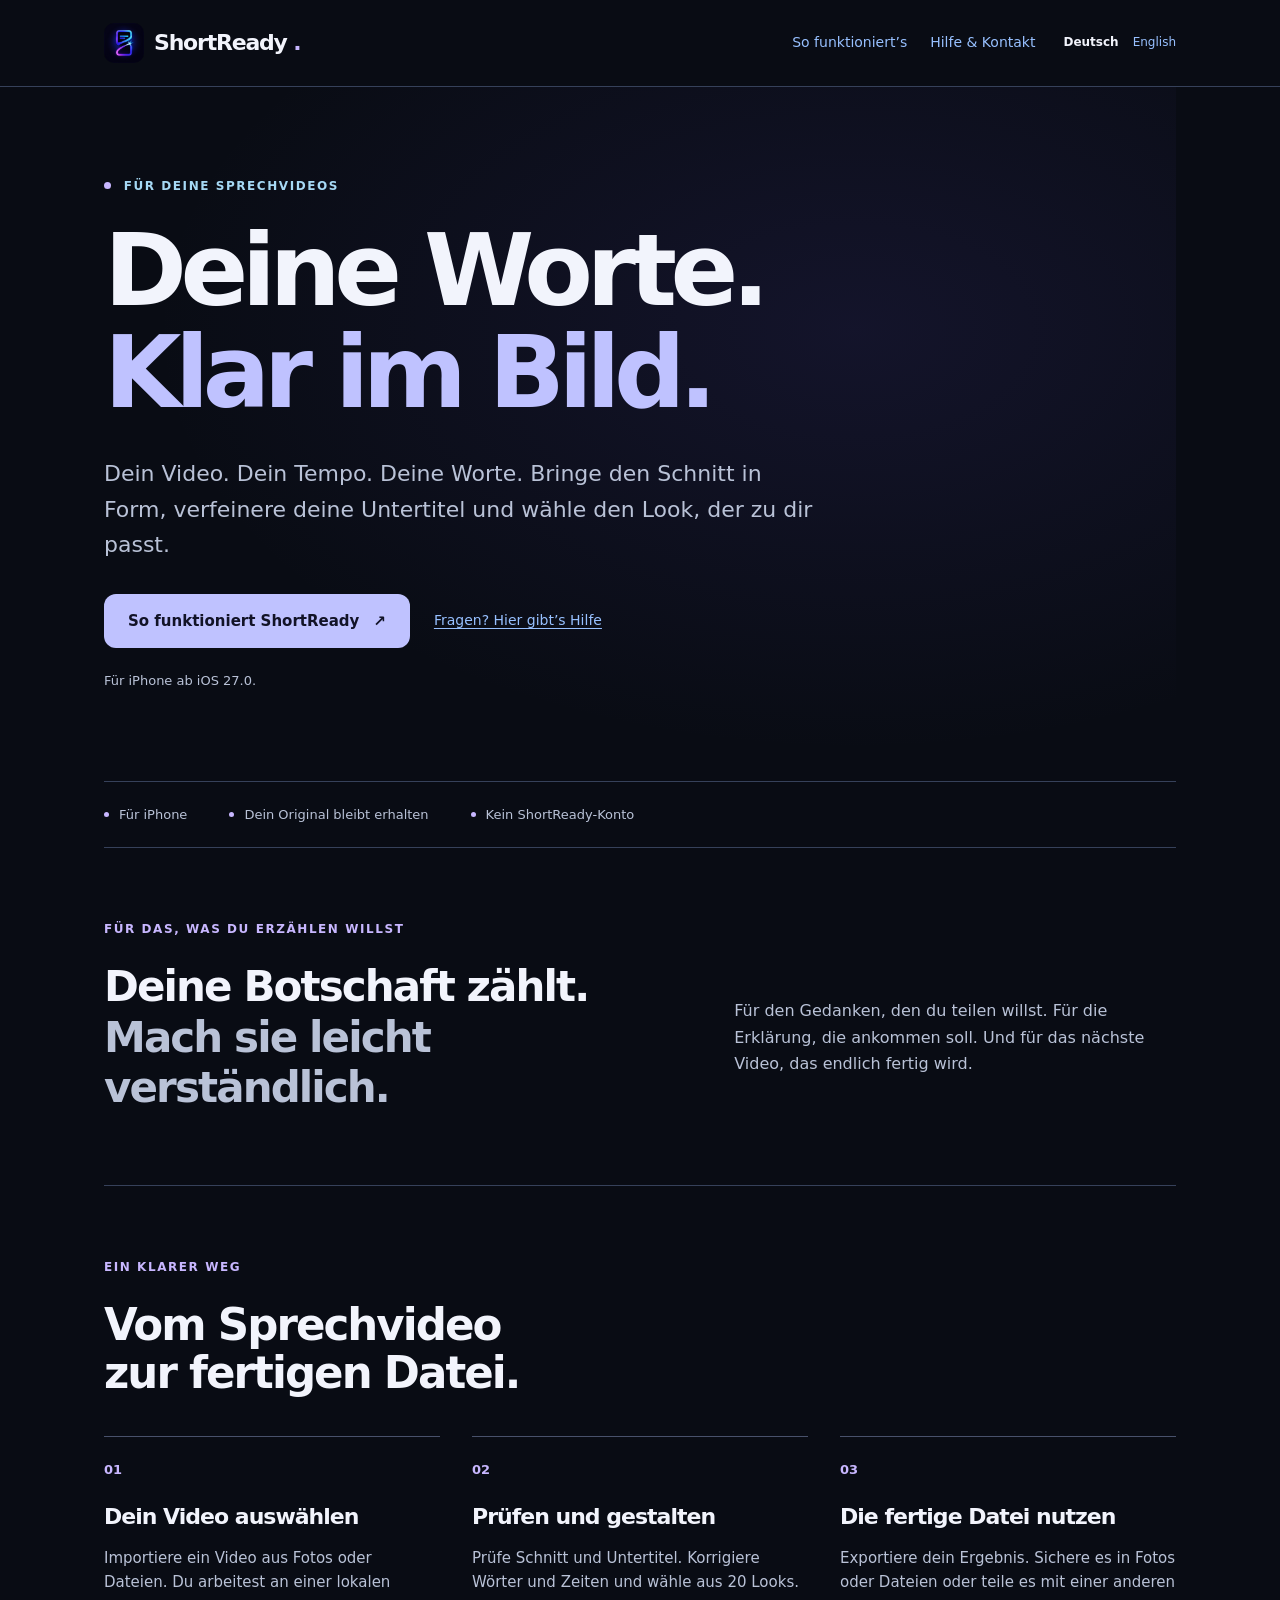
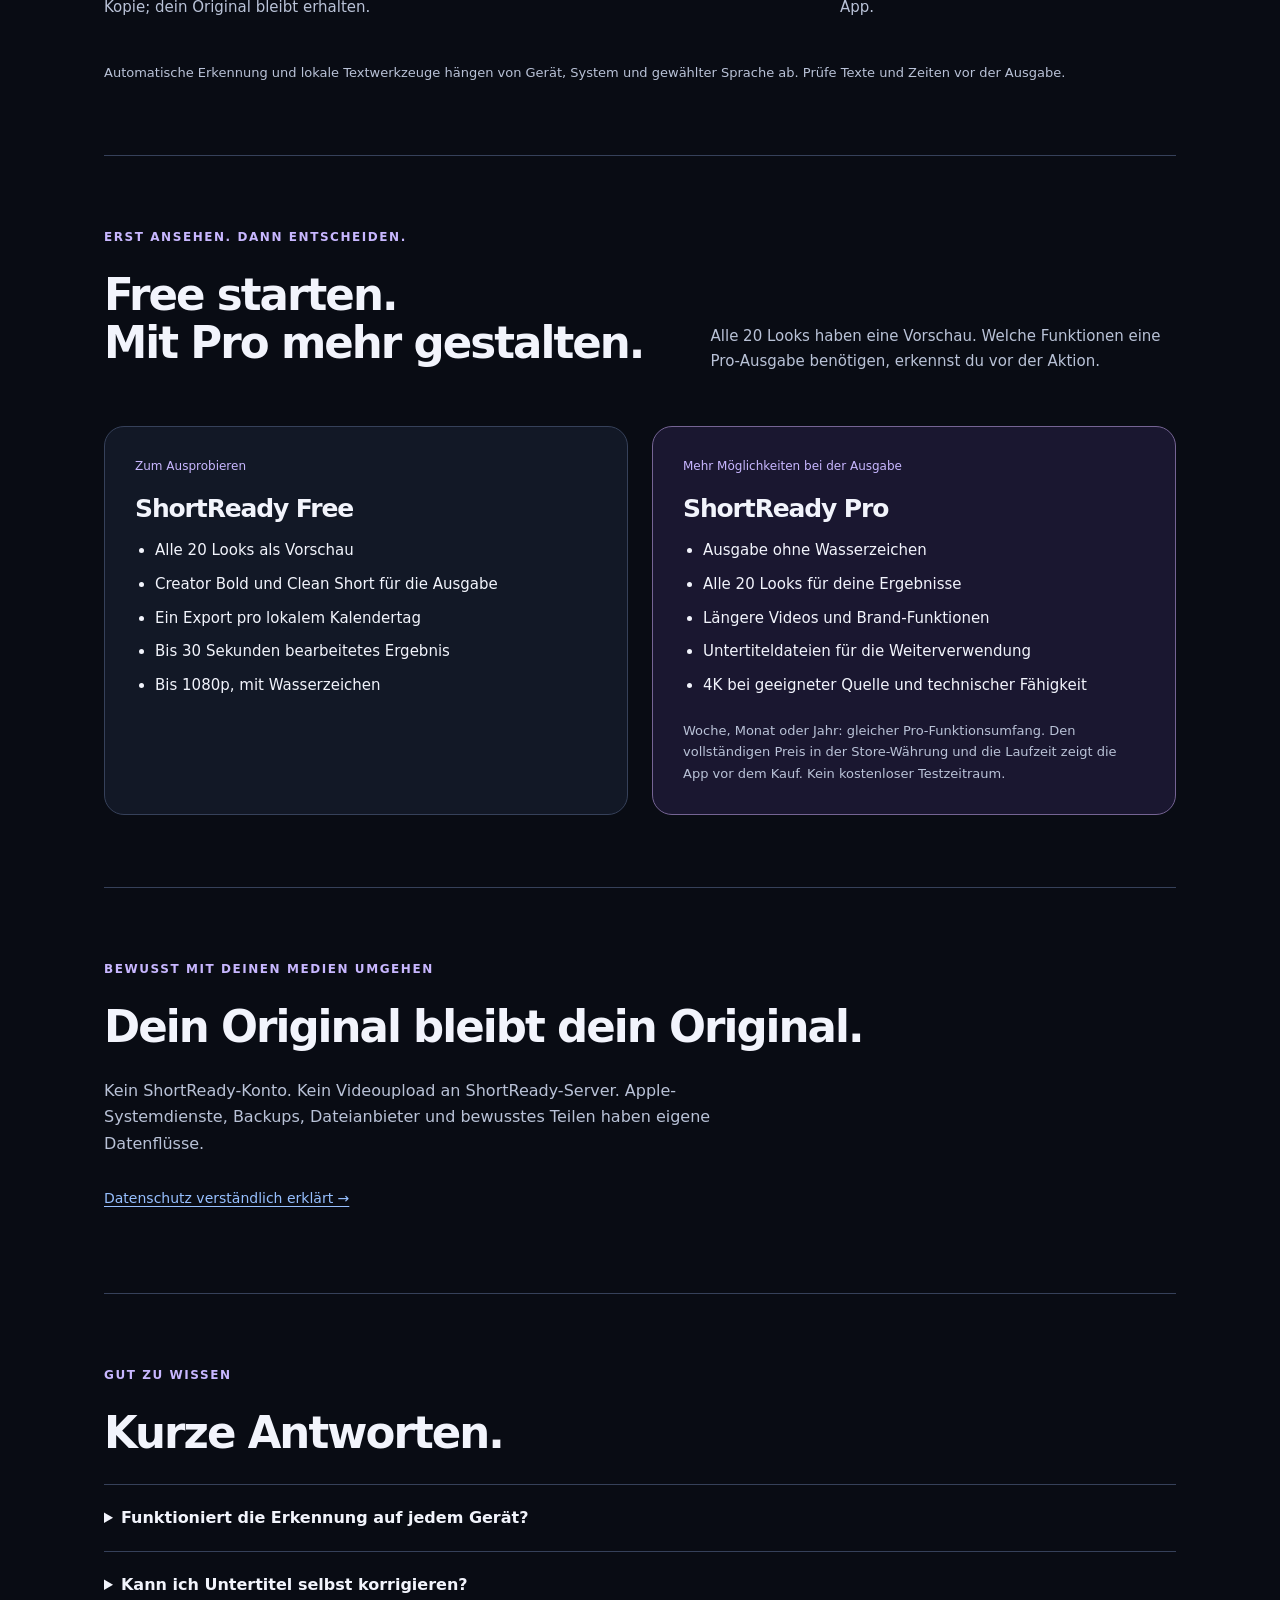
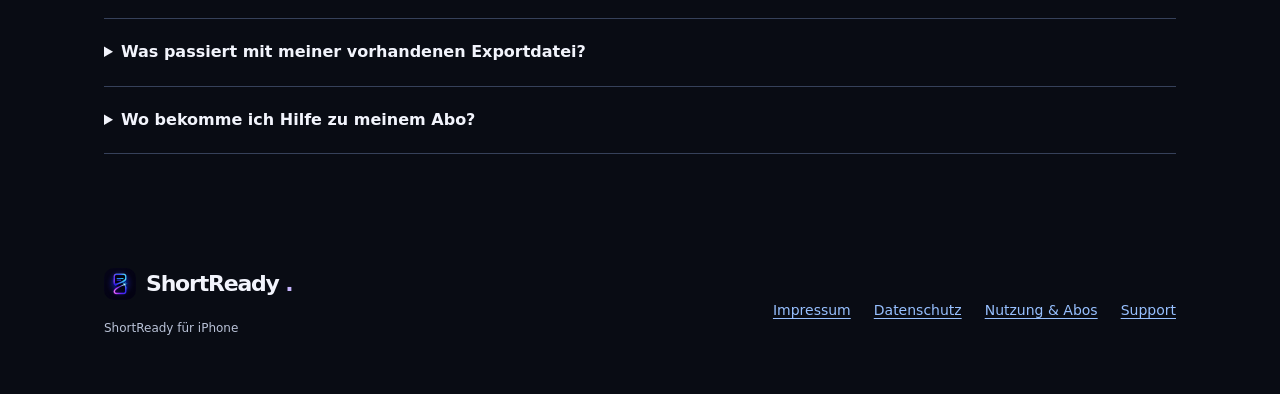
<file: index.html>
<!DOCTYPE html>
<html lang="de">
 <head>
  <meta charset="utf-8"/>
  <meta content="width=device-width,initial-scale=1" name="viewport"/>
  <meta content="dark" name="color-scheme"/>
  <meta content="Deine Worte. Klar im Bild. — ShortReady. Sprechvideos bearbeiten, Untertitel gestalten, Dateien nutzen." name="description"/>
  <title>
   Deine Worte. Klar im Bild. · ShortReady
  </title>
  <link href="assets/shortready-icon.png" rel="icon" type="image/png"/>
  <link href="assets/site.css" rel="stylesheet"/>
  <link href="index.html" hreflang="de" rel="alternate"/>
  <link href="index-en.html" hreflang="en" rel="alternate"/>
  <meta content="website" property="og:type"/>
  <meta content="ShortReady — Deine Worte. Klar im Bild." property="og:title"/>
  <meta content="Sprechvideos bearbeiten, Untertitel gestalten und dein Ergebnis exportieren." property="og:description"/>
  <link href="https://flinzel.github.io/shortready/index.html" rel="canonical"/>
  <link href="index.html" hreflang="x-default" rel="alternate"/>
 </head>
 <body>
  <a class="skip" href="#inhalt">
   Zum Inhalt
  </a>
  <header class="header">
   <div class="wrap header-row">
    <a class="brand" href="index.html">
     <img alt="" decoding="async" height="40" src="assets/shortready-icon.png" width="40"/>
     <span>
      ShortReady
      <span class="brand-dot">
       .
      </span>
     </span>
    </a>
    <nav aria-label="Hauptnavigation">
     <a href="index.html#ablauf">
      So funktioniert’s
     </a>
     <a href="support.html">
      Hilfe &amp; Kontakt
     </a>
    </nav>
    <nav aria-label="Sprache" class="languages">
     <a aria-current="true" href="index.html" hreflang="de" lang="de">
      Deutsch
     </a>
     <a href="index-en.html" hreflang="en" lang="en">
      English
     </a>
    </nav>
   </div>
  </header>
  <main class="wrap home" id="inhalt">
   <section class="hero hero-editorial">
    <div class="hero-copy">
     <p class="eyebrow">
      <span class="dot">
      </span>
      Für deine Sprechvideos
     </p>
     <h1>
      Deine Worte.
      <br/>
      <span>
       Klar im Bild.
      </span>
     </h1>
     <p class="hero-lead">
      Dein Video. Dein Tempo. Deine Worte. Bringe den Schnitt in Form, verfeinere deine Untertitel und wähle den Look, der zu dir passt.
     </p>
     <div class="actions">
      <a class="button primary" href="#ablauf">
       So funktioniert ShortReady
       <span aria-hidden="true">
        ↗
       </span>
      </a>
      <a class="text-link" href="support.html">
       Fragen? Hier gibt’s Hilfe
      </a>
     </div>
     <p class="availability">
      Für iPhone ab iOS 27.0.
     </p>
    </div>
   </section>
   <section aria-label="Im Überblick" class="feature-strip">
    <span>
     Für iPhone
    </span>
    <span>
     Dein Original bleibt erhalten
    </span>
    <span>
     Kein ShortReady-Konto
    </span>
   </section>
   <section aria-label="Dein Video, dein Stil" class="use-case">
    <p class="eyebrow">
     Für das, was du erzählen willst
    </p>
    <p class="statement">
     Deine Botschaft zählt.
     <br/>
     <span>
      Mach sie leicht verständlich.
     </span>
    </p>
    <p class="use-copy">
     Für den Gedanken, den du teilen willst. Für die Erklärung, die ankommen soll. Und für das nächste Video, das endlich fertig wird.
    </p>
   </section>
   <section class="home-section" id="ablauf">
    <p class="eyebrow">
     Ein klarer Weg
    </p>
    <h2>
     Vom Sprechvideo
     <br/>
     zur fertigen Datei.
    </h2>
    <ol class="steps">
     <li>
      <span class="step-number">
       01
      </span>
      <h3>
       Dein Video auswählen
      </h3>
      <p>
       Importiere ein Video aus Fotos oder Dateien. Du arbeitest an einer lokalen Kopie; dein Original bleibt erhalten.
      </p>
     </li>
     <li>
      <span class="step-number">
       02
      </span>
      <h3>
       Prüfen und gestalten
      </h3>
      <p>
       Prüfe Schnitt und Untertitel. Korrigiere Wörter und Zeiten und wähle aus 20 Looks.
      </p>
     </li>
     <li>
      <span class="step-number">
       03
      </span>
      <h3>
       Die fertige Datei nutzen
      </h3>
      <p>
       Exportiere dein Ergebnis. Sichere es in Fotos oder Dateien oder teile es mit einer anderen App.
      </p>
     </li>
    </ol>
    <p class="small-note">
     Automatische Erkennung und lokale Textwerkzeuge hängen von Gerät, System und gewählter Sprache ab. Prüfe Texte und Zeiten vor der Ausgabe.
    </p>
   </section>
   <section class="home-section">
    <div class="section-heading">
     <div>
      <p class="eyebrow">
       Erst ansehen. Dann entscheiden.
      </p>
      <h2>
       Free starten.
       <br/>
       Mit Pro mehr gestalten.
      </h2>
     </div>
     <p>
      Alle 20 Looks haben eine Vorschau. Welche Funktionen eine Pro-Ausgabe benötigen, erkennst du vor der Aktion.
     </p>
    </div>
    <div class="plans">
     <article class="plan">
      <span class="plan-kicker">
       Zum Ausprobieren
      </span>
      <h3>
       ShortReady Free
      </h3>
      <ul>
       <li>
        Alle 20 Looks als Vorschau
       </li>
       <li>
        Creator Bold und Clean Short für die Ausgabe
       </li>
       <li>
        Ein Export pro lokalem Kalendertag
       </li>
       <li>
        Bis 30 Sekunden bearbeitetes Ergebnis
       </li>
       <li>
        Bis 1080p, mit Wasserzeichen
       </li>
      </ul>
     </article>
     <article class="plan pro">
      <span class="plan-kicker">
       Mehr Möglichkeiten bei der Ausgabe
      </span>
      <h3>
       ShortReady Pro
      </h3>
      <ul>
       <li>
        Ausgabe ohne Wasserzeichen
       </li>
       <li>
        Alle 20 Looks für deine Ergebnisse
       </li>
       <li>
        Längere Videos und Brand-Funktionen
       </li>
       <li>
        Untertiteldateien für die Weiterverwendung
       </li>
       <li>
        4K bei geeigneter Quelle und technischer Fähigkeit
       </li>
      </ul>
      <p class="small-note">
       Woche, Monat oder Jahr: gleicher Pro-Funktionsumfang. Den vollständigen Preis in der Store-Währung und die Laufzeit zeigt die App vor dem Kauf. Kein kostenloser Testzeitraum.
      </p>
     </article>
    </div>
   </section>
   <section class="home-section privacy-callout">
    <p class="eyebrow">
     Bewusst mit deinen Medien umgehen
    </p>
    <h2>
     Dein Original bleibt dein Original.
    </h2>
    <p>
     Kein ShortReady-Konto. Kein Videoupload an ShortReady-Server. Apple-Systemdienste, Backups, Dateianbieter und bewusstes Teilen haben eigene Datenflüsse.
    </p>
    <a class="text-link" href="datenschutz.html#app">
     Datenschutz verständlich erklärt →
    </a>
   </section>
   <section class="home-section faq">
    <p class="eyebrow">
     Gut zu wissen
    </p>
    <h2>
     Kurze Antworten.
    </h2>
    <details>
     <summary>
      Funktioniert die Erkennung auf jedem Gerät?
     </summary>
     <p>
      Die Spracherkennung hängt von deinem Gerät, dem Betriebssystem und der gewählten Sprache ab. Prüfe den erkannten Text und die Zeiten vor dem Export.
     </p>
    </details>
    <details>
     <summary>
      Kann ich Untertitel selbst korrigieren?
     </summary>
     <p>
      Ja. Du kannst im Editor Wörter und Zeiten korrigieren, Captions teilen oder verschieben und Änderungen rückgängig machen.
     </p>
    </details>
    <details>
     <summary>
      Was passiert mit meiner vorhandenen Exportdatei?
     </summary>
     <p>
      Ein neuer Exportauftrag überschreibt deine vorhandene Datei nicht. Solange sie in der App verfügbar ist, kannst du sie erneut ansehen, sichern oder teilen. Exportdateien werden dort nur vorübergehend aufbewahrt. Sichere wichtige Ergebnisse deshalb in Fotos oder Dateien.
     </p>
    </details>
    <details>
     <summary>
      Wo bekomme ich Hilfe zu meinem Abo?
     </summary>
     <p>
      Die
      <a href="support.html#abos">
       Supportseite
      </a>
      erklärt Wiederherstellen und Aboverwaltung. Bei einem technischen Problem erreichst du uns auch ohne Konto oder Kauf.
     </p>
    </details>
   </section>
  </main>
  <footer>
   <div class="wrap footer-row">
    <div>
     <a class="brand" href="index.html">
      <img alt="" decoding="async" height="32" src="assets/shortready-icon.png" width="32"/>
      <span>
       ShortReady
       <span class="brand-dot">
        .
       </span>
      </span>
     </a>
     <p>
      ShortReady für iPhone
     </p>
    </div>
    <nav aria-label="Recht und Hilfe">
     <a href="impressum.html">
      Impressum
     </a>
     <a href="datenschutz.html">
      Datenschutz
     </a>
     <a href="nutzung.html">
      Nutzung &amp; Abos
     </a>
     <a href="support.html">
      Support
     </a>
    </nav>
   </div>
  </footer>
 </body>
</html>
</file>
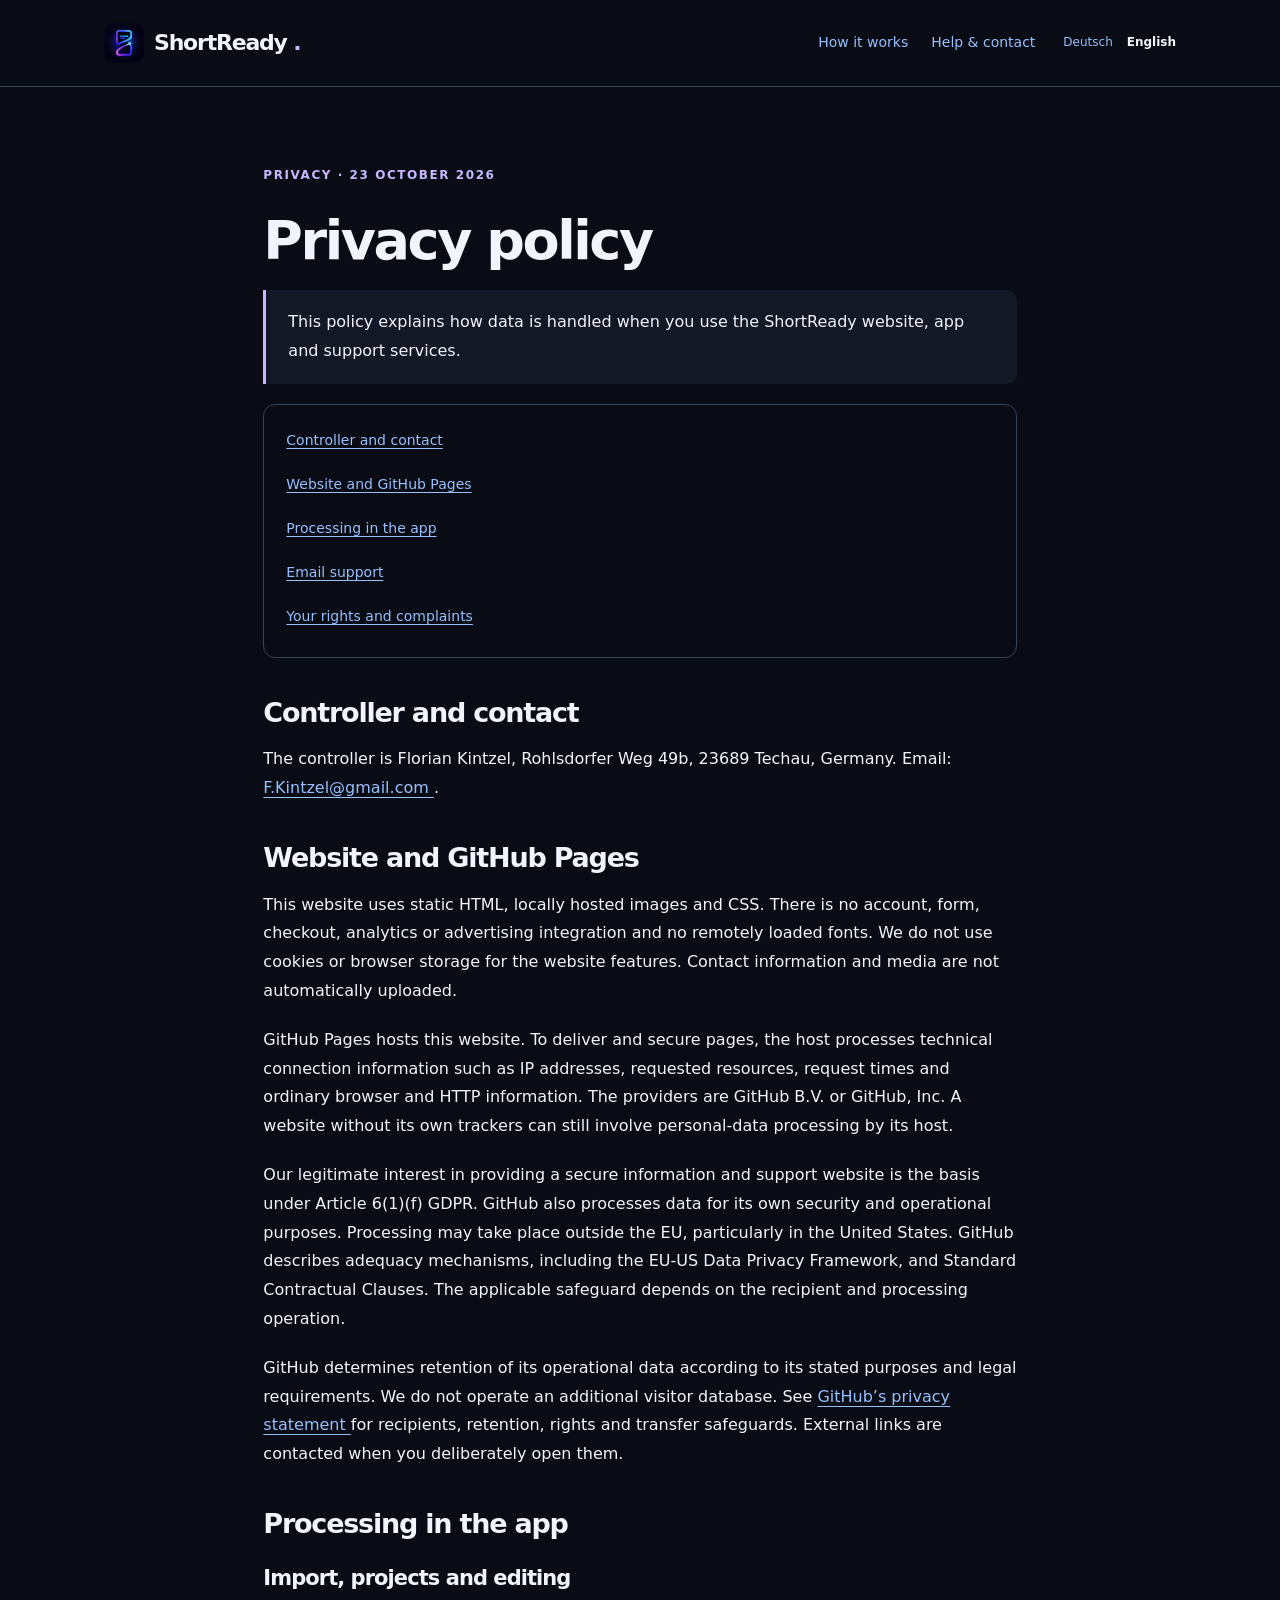
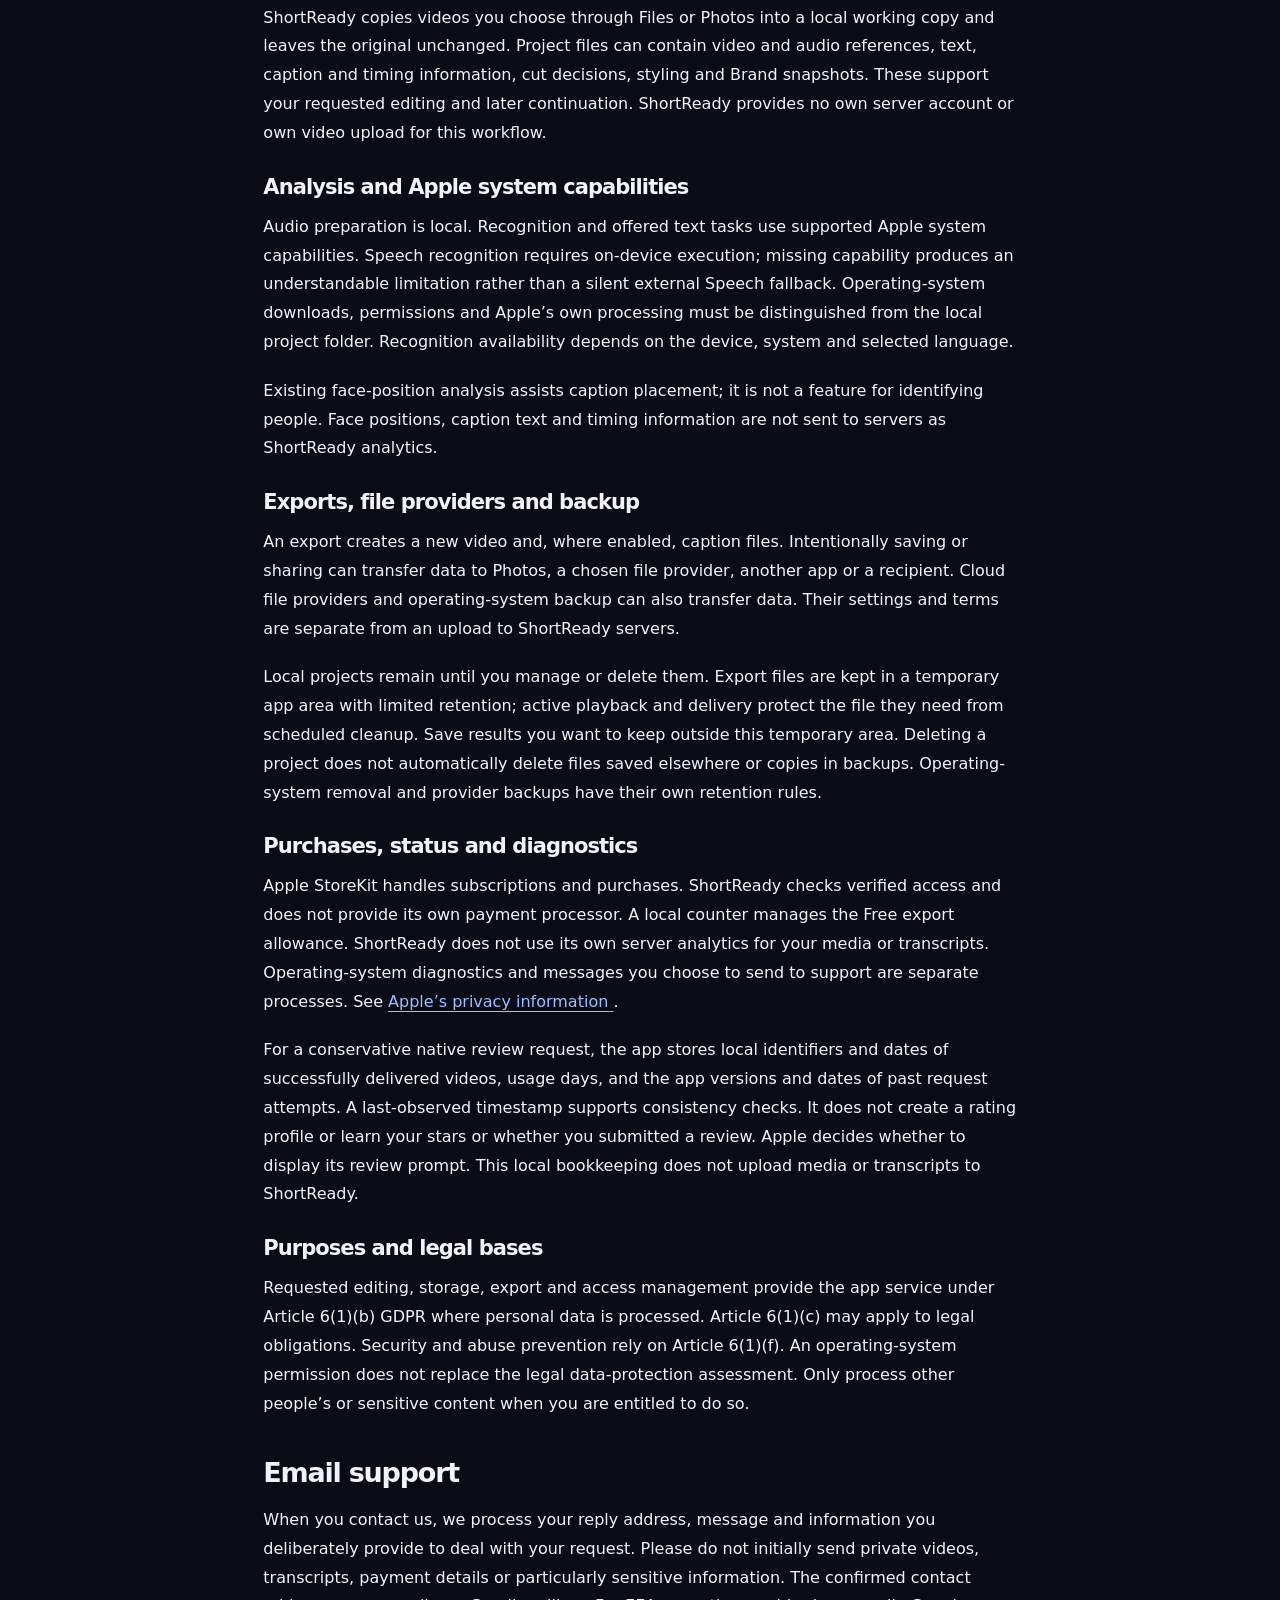
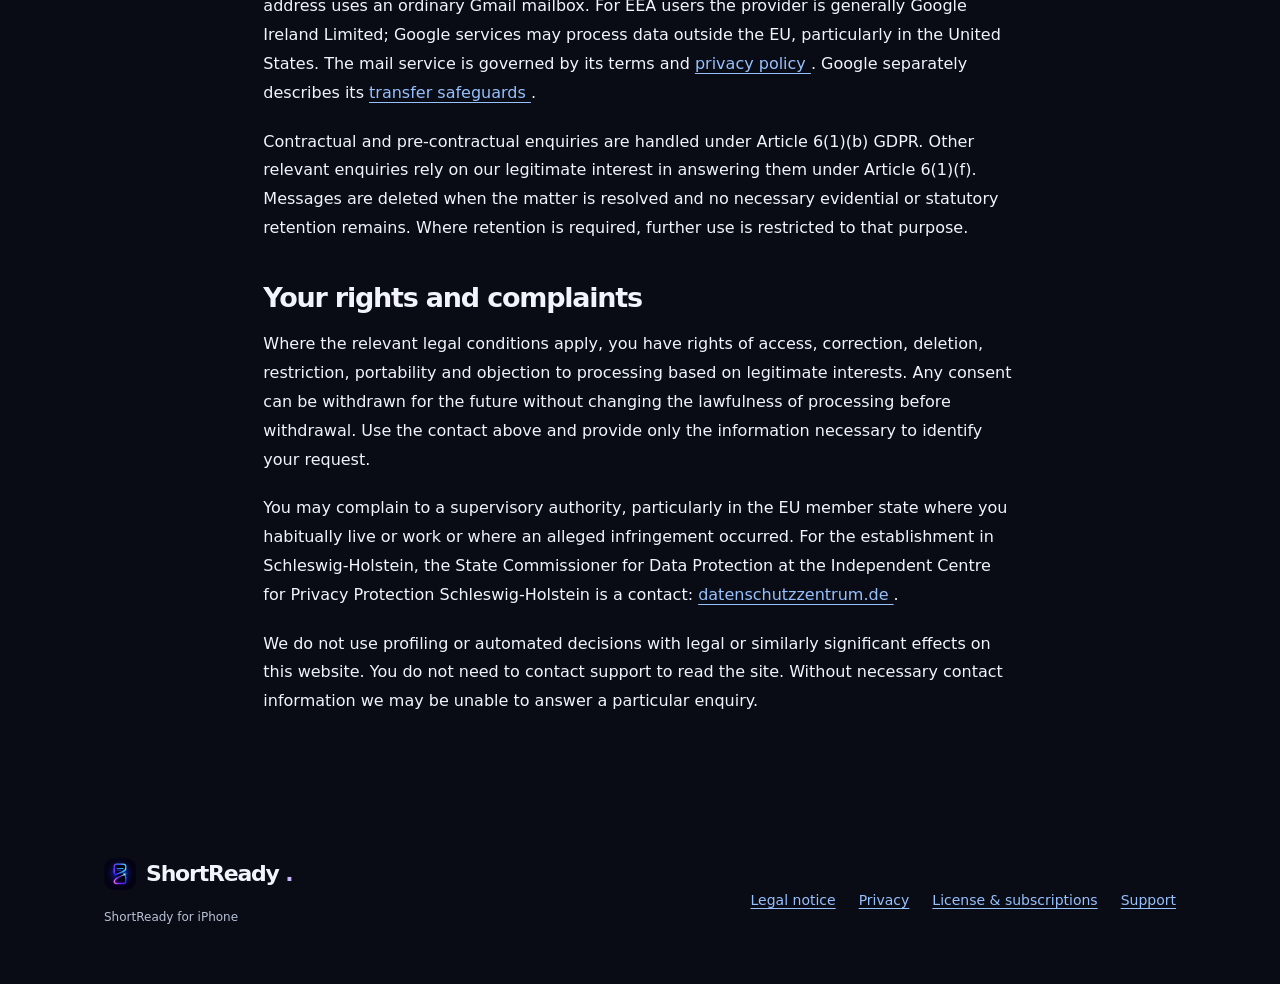
<file: datenschutz-en.html>
<!DOCTYPE html>
<html lang="en">
 <head>
  <meta charset="utf-8"/>
  <meta content="width=device-width,initial-scale=1" name="viewport"/>
  <meta content="dark" name="color-scheme"/>
  <meta content="Privacy information — ShortReady. Edit talking videos, style captions and use your finished files." name="description"/>
  <title>
   Privacy policy · ShortReady
  </title>
  <link href="assets/shortready-icon.png" rel="icon" type="image/png"/>
  <link href="assets/site.css" rel="stylesheet"/>
  <link href="datenschutz.html" hreflang="de" rel="alternate"/>
  <link href="datenschutz-en.html" hreflang="en" rel="alternate"/>
  <link href="https://flinzel.github.io/shortready/datenschutz-en.html" rel="canonical"/>
  <link href="datenschutz.html" hreflang="x-default" rel="alternate"/>
 </head>
 <body>
  <a class="skip" href="#inhalt">
   Skip to content
  </a>
  <header class="header">
   <div class="wrap header-row">
    <a class="brand" href="index-en.html">
     <img alt="" decoding="async" height="40" src="assets/shortready-icon.png" width="40"/>
     <span>
      ShortReady
      <span class="brand-dot">
       .
      </span>
     </span>
    </a>
    <nav aria-label="Main navigation">
     <a href="index-en.html#ablauf">
      How it works
     </a>
     <a href="support-en.html">
      Help &amp; contact
     </a>
    </nav>
    <nav aria-label="Language" class="languages">
     <a href="datenschutz.html" hreflang="de" lang="de">
      Deutsch
     </a>
     <a aria-current="true" href="datenschutz-en.html" hreflang="en" lang="en">
      English
     </a>
    </nav>
   </div>
  </header>
  <main class="wrap document" id="inhalt">
   <div class="legal-content">
    <p class="eyebrow">
     Privacy · 23 October 2026
    </p>
    <h1>
     Privacy policy
    </h1>
    <p class="note">
     This policy explains how data is handled when you use the ShortReady website, app and support services.
    </p>
    <nav aria-label="Privacy sections" class="toc">
     <a href="#controller">
      Controller and contact
     </a>
     <a href="#website">
      Website and GitHub Pages
     </a>
     <a href="#app">
      Processing in the app
     </a>
     <a href="#support">
      Email support
     </a>
     <a href="#rights">
      Your rights and complaints
     </a>
    </nav>
    <h2 id="controller">
     Controller and contact
    </h2>
    <p>
     The controller is Florian Kintzel, Rohlsdorfer Weg 49b, 23689 Techau, Germany. Email:
     <a href="mailto:F.Kintzel@gmail.com">
      F.Kintzel@gmail.com
     </a>
     .
    </p>
    <h2 id="website">
     Website and GitHub Pages
    </h2>
    <p>
     This website uses static HTML, locally hosted images and CSS. There is no account, form, checkout, analytics or advertising integration and no remotely loaded fonts. We do not use cookies or browser storage for the website features. Contact information and media are not automatically uploaded.
    </p>
    <p>
     GitHub Pages hosts this website. To deliver and secure pages, the host processes technical connection information such as IP addresses, requested resources, request times and ordinary browser and HTTP information. The providers are GitHub B.V. or GitHub, Inc. A website without its own trackers can still involve personal-data processing by its host.
    </p>
    <p>
     Our legitimate interest in providing a secure information and support website is the basis under Article 6(1)(f) GDPR. GitHub also processes data for its own security and operational purposes. Processing may take place outside the EU, particularly in the United States. GitHub describes adequacy mechanisms, including the EU-US Data Privacy Framework, and Standard Contractual Clauses. The applicable safeguard depends on the recipient and processing operation.
    </p>
    <p>
     GitHub determines retention of its operational data according to its stated purposes and legal requirements. We do not operate an additional visitor database. See
     <a href="https://docs.github.com/en/site-policy/privacy-policies/github-general-privacy-statement">
      GitHub’s privacy statement
     </a>
     for recipients, retention, rights and transfer safeguards. External links are contacted when you deliberately open them.
    </p>
    <h2 id="app">
     Processing in the app
    </h2>
    <h3>
     Import, projects and editing
    </h3>
    <p>
     ShortReady copies videos you choose through Files or Photos into a local working copy and leaves the original unchanged. Project files can contain video and audio references, text, caption and timing information, cut decisions, styling and Brand snapshots. These support your requested editing and later continuation. ShortReady provides no own server account or own video upload for this workflow.
    </p>
    <h3>
     Analysis and Apple system capabilities
    </h3>
    <p>
     Audio preparation is local. Recognition and offered text tasks use supported Apple system capabilities. Speech recognition requires on-device execution; missing capability produces an understandable limitation rather than a silent external Speech fallback. Operating-system downloads, permissions and Apple’s own processing must be distinguished from the local project folder. Recognition availability depends on the device, system and selected language.
    </p>
    <p>
     Existing face-position analysis assists caption placement; it is not a feature for identifying people. Face positions, caption text and timing information are not sent to servers as ShortReady analytics.
    </p>
    <h3>
     Exports, file providers and backup
    </h3>
    <p>
     An export creates a new video and, where enabled, caption files. Intentionally saving or sharing can transfer data to Photos, a chosen file provider, another app or a recipient. Cloud file providers and operating-system backup can also transfer data. Their settings and terms are separate from an upload to ShortReady servers.
    </p>
    <p>
     Local projects remain until you manage or delete them. Export files are kept in a temporary app area with limited retention; active playback and delivery protect the file they need from scheduled cleanup. Save results you want to keep outside this temporary area. Deleting a project does not automatically delete files saved elsewhere or copies in backups. Operating-system removal and provider backups have their own retention rules.
    </p>
    <h3>
     Purchases, status and diagnostics
    </h3>
    <p>
     Apple StoreKit handles subscriptions and purchases. ShortReady checks verified access and does not provide its own payment processor. A local counter manages the Free export allowance. ShortReady does not use its own server analytics for your media or transcripts. Operating-system diagnostics and messages you choose to send to support are separate processes. See
     <a href="https://www.apple.com/legal/privacy/">
      Apple’s privacy information
     </a>
     .
    </p>
    <p>
     For a conservative native review request, the app stores local identifiers and dates of successfully delivered videos, usage days, and the app versions and dates of past request attempts. A last-observed timestamp supports consistency checks. It does not create a rating profile or learn your stars or whether you submitted a review. Apple decides whether to display its review prompt. This local bookkeeping does not upload media or transcripts to ShortReady.
    </p>
    <h3>
     Purposes and legal bases
    </h3>
    <p>
     Requested editing, storage, export and access management provide the app service under Article 6(1)(b) GDPR where personal data is processed. Article 6(1)(c) may apply to legal obligations. Security and abuse prevention rely on Article 6(1)(f). An operating-system permission does not replace the legal data-protection assessment. Only process other people’s or sensitive content when you are entitled to do so.
    </p>
    <h2 id="support">
     Email support
    </h2>
    <p>
     When you contact us, we process your reply address, message and information you deliberately provide to deal with your request. Please do not initially send private videos, transcripts, payment details or particularly sensitive information. The confirmed contact address uses an ordinary Gmail mailbox. For EEA users the provider is generally Google Ireland Limited; Google services may process data outside the EU, particularly in the United States. The mail service is governed by its terms and
     <a href="https://policies.google.com/privacy?hl=en">
      privacy policy
     </a>
     . Google separately describes its
     <a href="https://policies.google.com/privacy/frameworks?hl=en">
      transfer safeguards
     </a>
     .
    </p>
    <p>
     Contractual and pre-contractual enquiries are handled under Article 6(1)(b) GDPR. Other relevant enquiries rely on our legitimate interest in answering them under Article 6(1)(f). Messages are deleted when the matter is resolved and no necessary evidential or statutory retention remains. Where retention is required, further use is restricted to that purpose.
    </p>
    <h2 id="rights">
     Your rights and complaints
    </h2>
    <p>
     Where the relevant legal conditions apply, you have rights of access, correction, deletion, restriction, portability and objection to processing based on legitimate interests. Any consent can be withdrawn for the future without changing the lawfulness of processing before withdrawal. Use the contact above and provide only the information necessary to identify your request.
    </p>
    <p>
     You may complain to a supervisory authority, particularly in the EU member state where you habitually live or work or where an alleged infringement occurred. For the establishment in Schleswig-Holstein, the State Commissioner for Data Protection at the Independent Centre for Privacy Protection Schleswig-Holstein is a contact:
     <a href="https://www.datenschutzzentrum.de/">
      datenschutzzentrum.de
     </a>
     .
    </p>
    <p>
     We do not use profiling or automated decisions with legal or similarly significant effects on this website. You do not need to contact support to read the site. Without necessary contact information we may be unable to answer a particular enquiry.
    </p>
   </div>
  </main>
  <footer>
   <div class="wrap footer-row">
    <div>
     <a class="brand" href="index-en.html">
      <img alt="" decoding="async" height="32" src="assets/shortready-icon.png" width="32"/>
      <span>
       ShortReady
       <span class="brand-dot">
        .
       </span>
      </span>
     </a>
     <p>
      ShortReady for iPhone
     </p>
    </div>
    <nav aria-label="Legal and help">
     <a href="impressum-en.html">
      Legal notice
     </a>
     <a href="datenschutz-en.html">
      Privacy
     </a>
     <a href="nutzung-en.html">
      License &amp; subscriptions
     </a>
     <a href="support-en.html">
      Support
     </a>
    </nav>
   </div>
  </footer>
 </body>
</html>
</file>
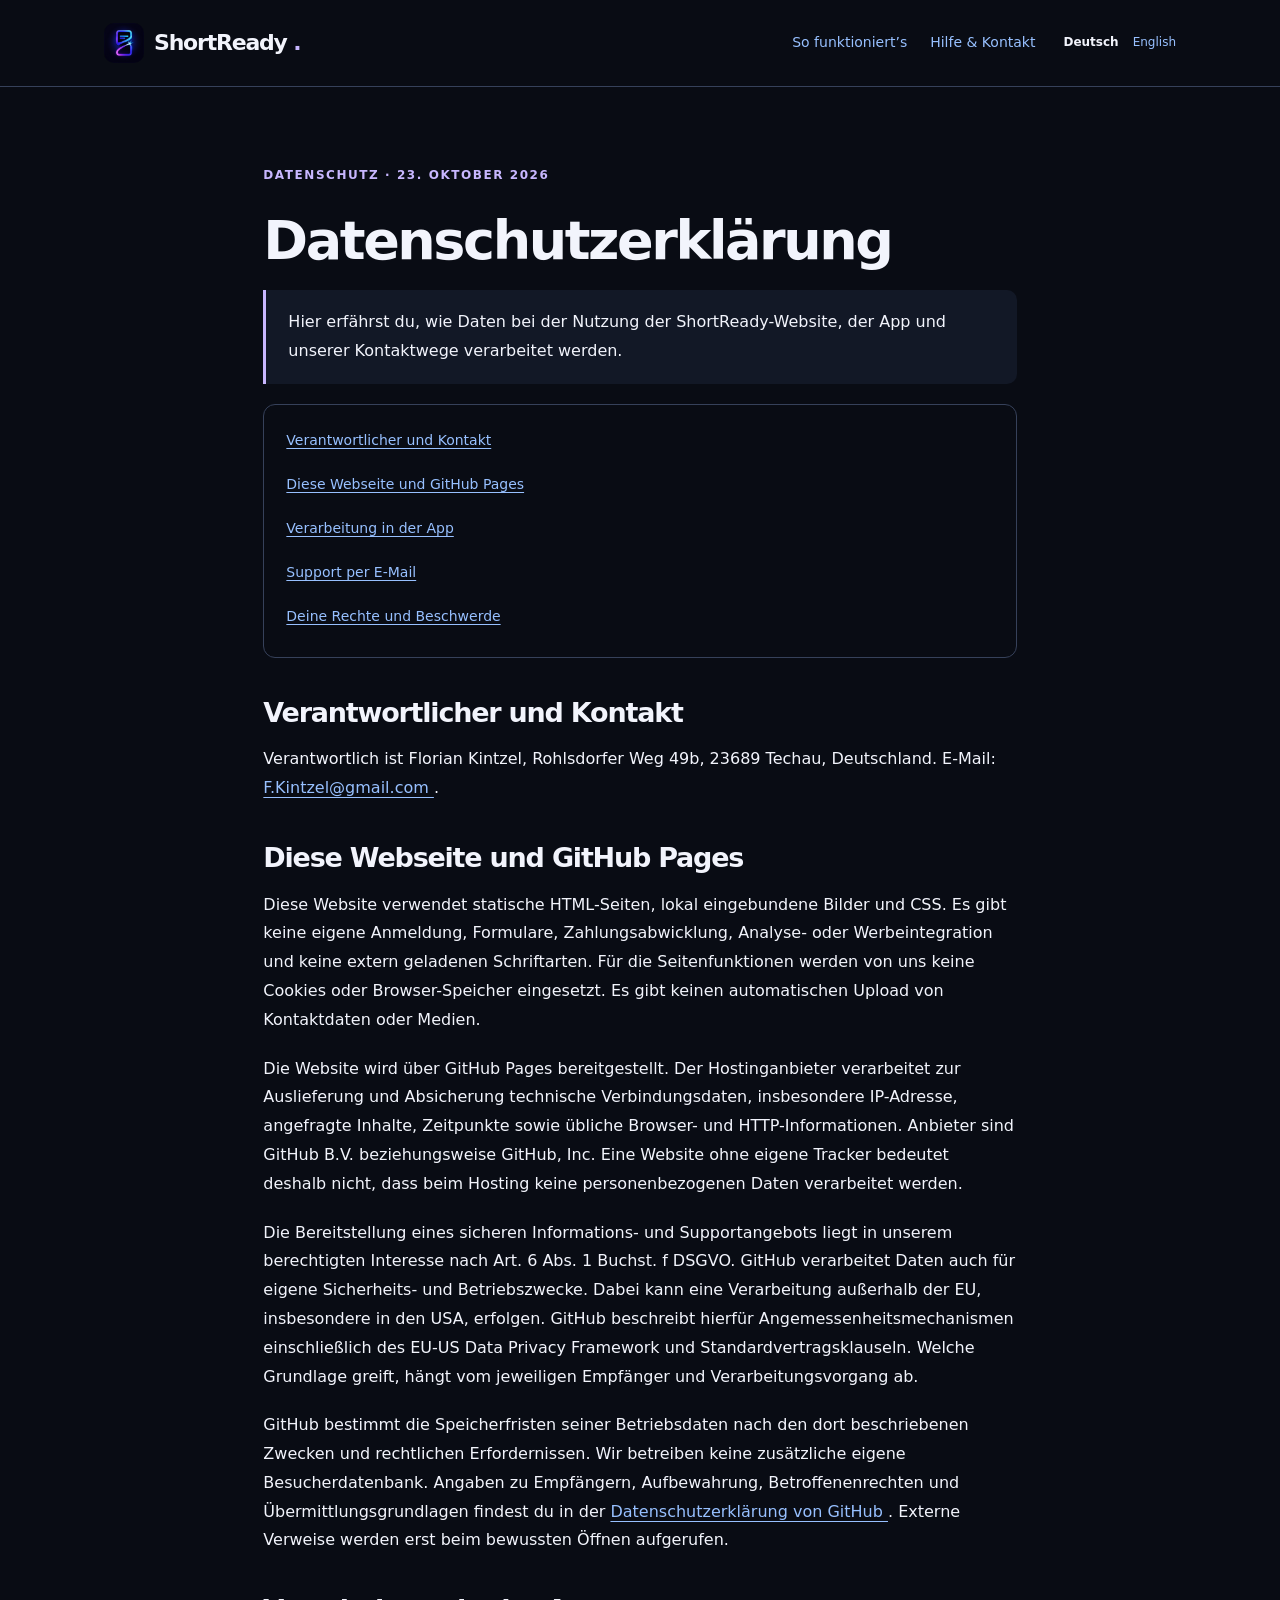
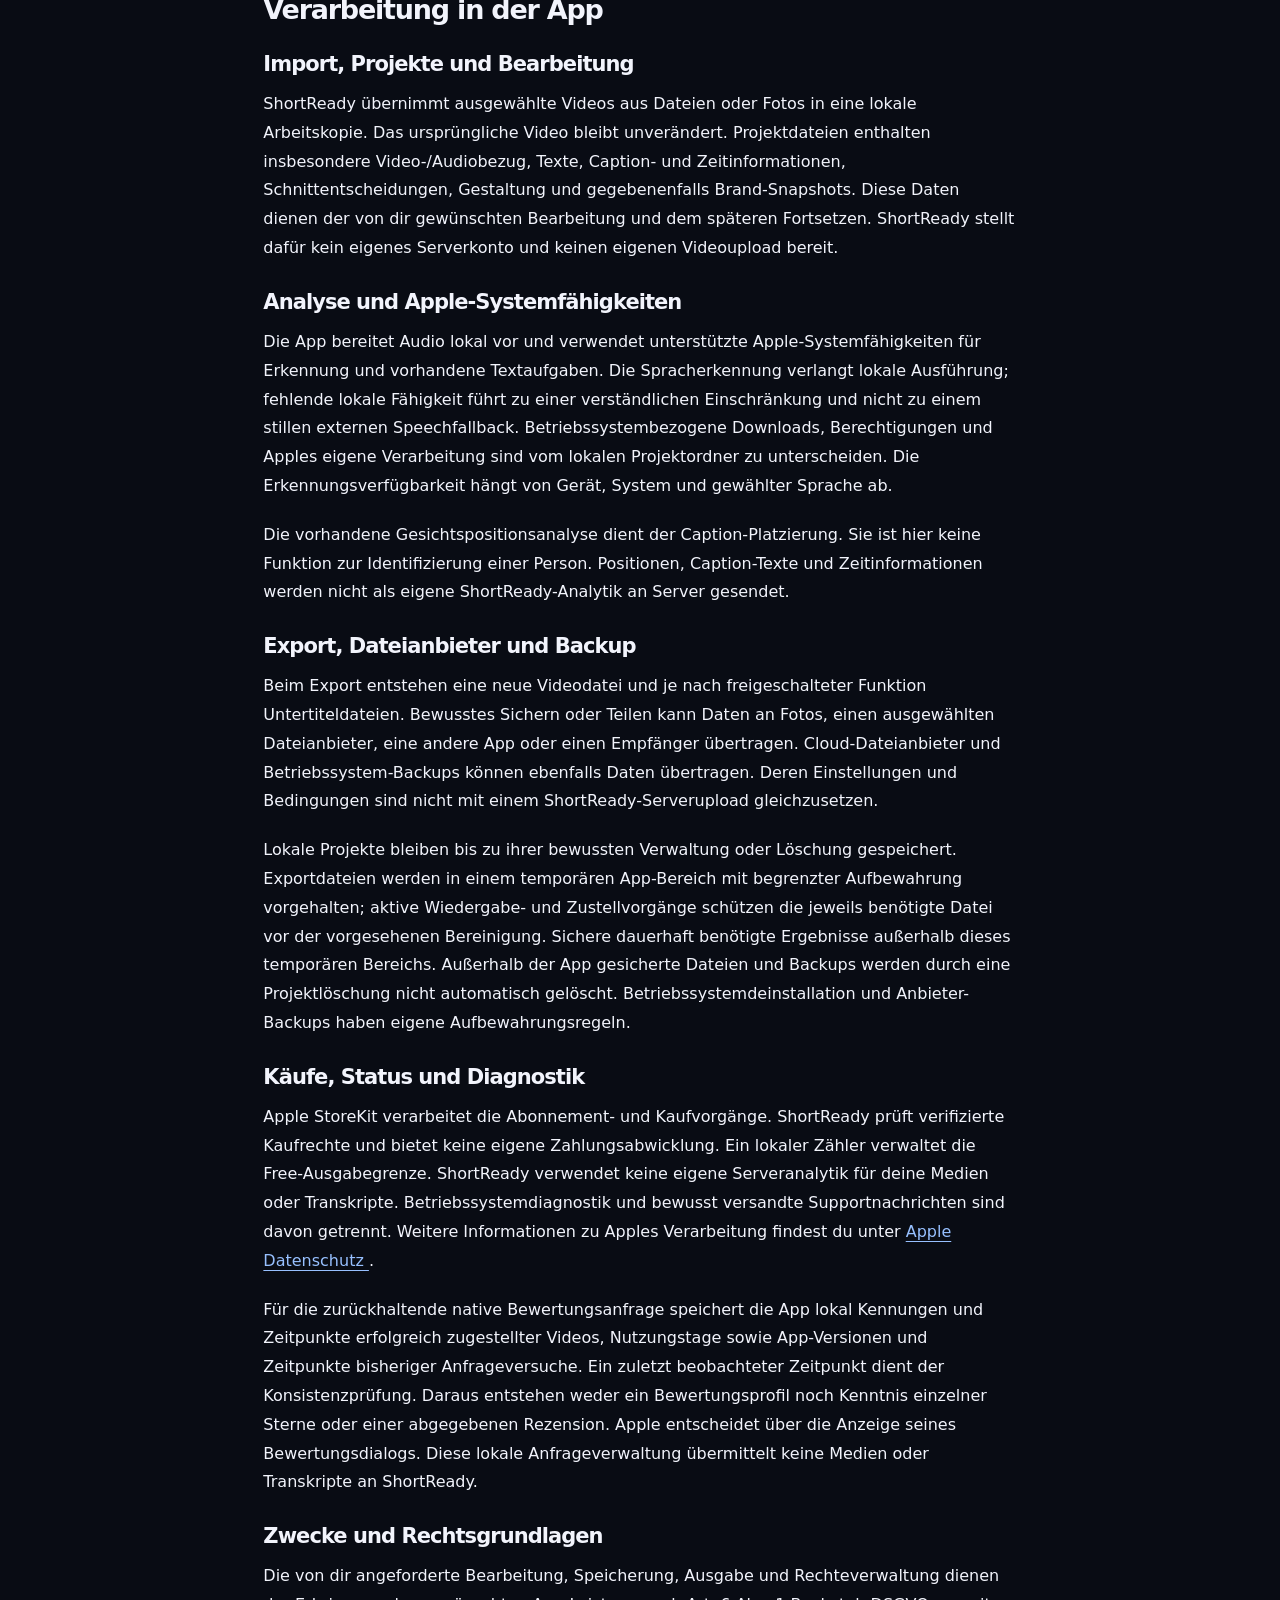
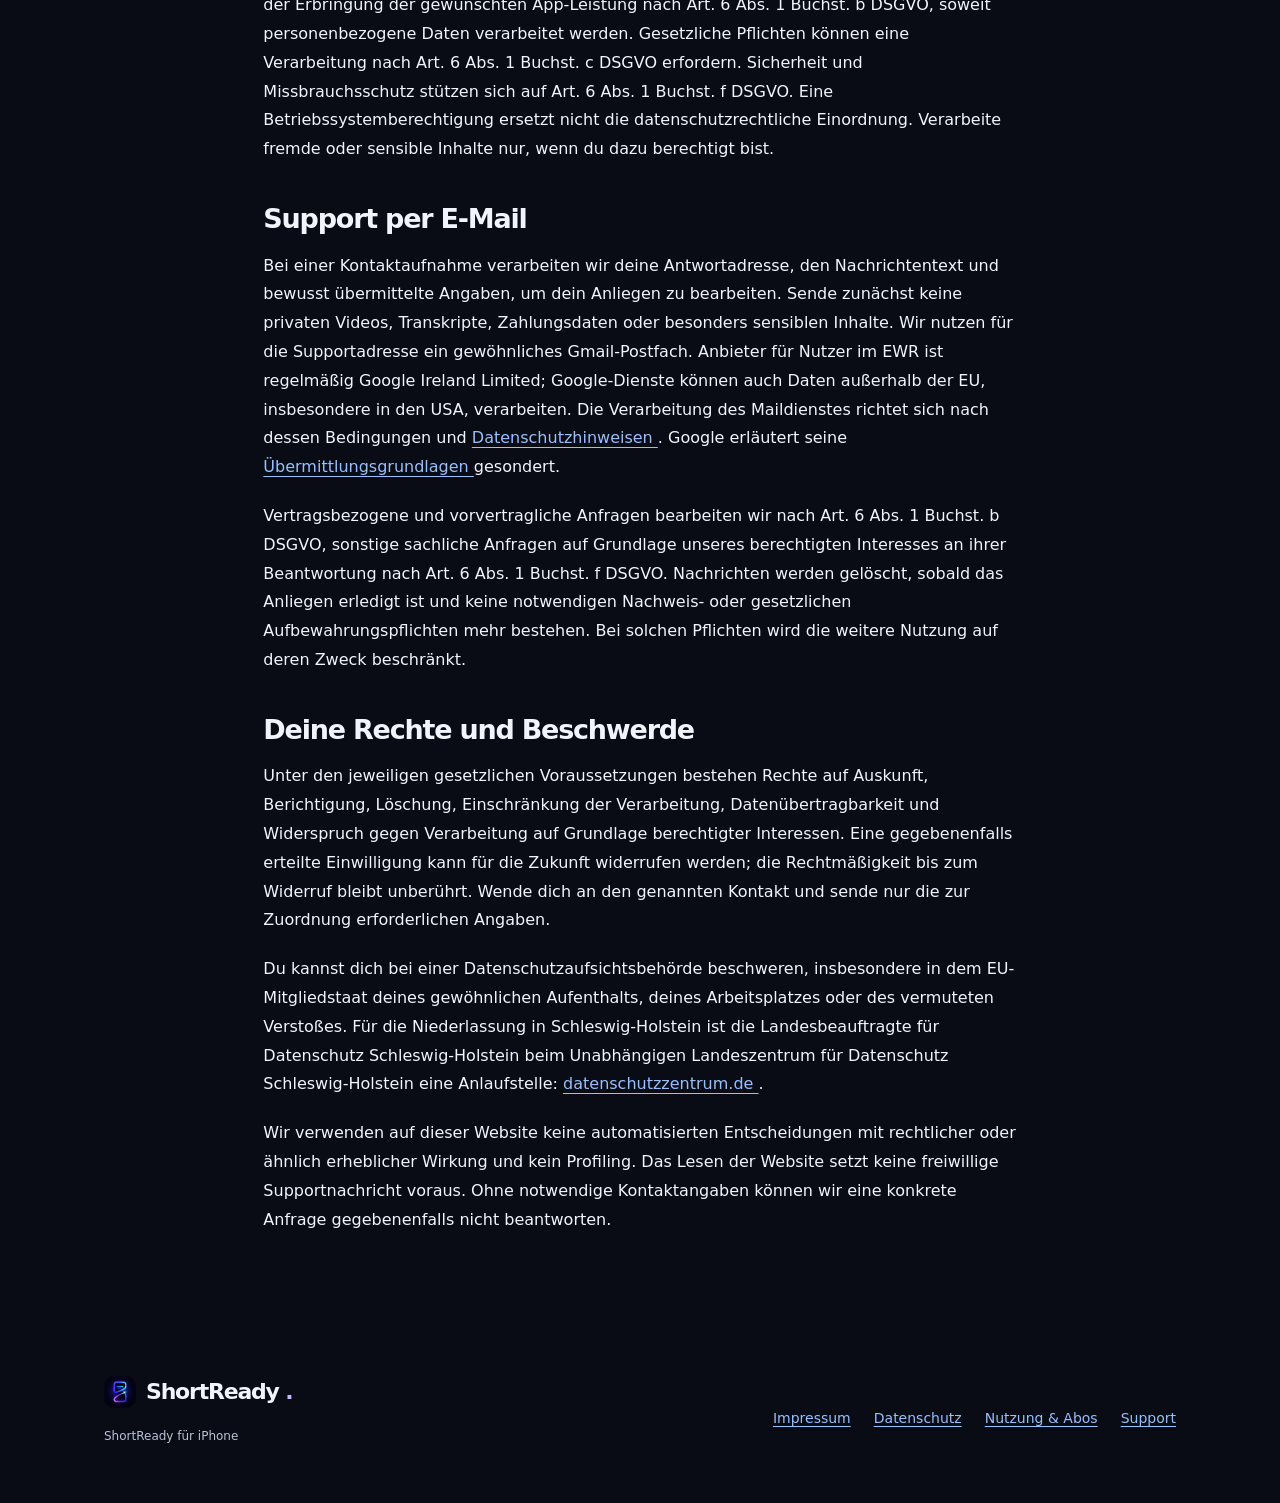
<file: datenschutz.html>
<!DOCTYPE html>
<html lang="de">
 <head>
  <meta charset="utf-8"/>
  <meta content="width=device-width,initial-scale=1" name="viewport"/>
  <meta content="dark" name="color-scheme"/>
  <meta content="Datenschutzhinweise — ShortReady. Sprechvideos bearbeiten, Untertitel gestalten, Dateien nutzen." name="description"/>
  <title>
   Datenschutzerklärung · ShortReady
  </title>
  <link href="assets/shortready-icon.png" rel="icon" type="image/png"/>
  <link href="assets/site.css" rel="stylesheet"/>
  <link href="datenschutz.html" hreflang="de" rel="alternate"/>
  <link href="datenschutz-en.html" hreflang="en" rel="alternate"/>
  <link href="https://flinzel.github.io/shortready/datenschutz.html" rel="canonical"/>
  <link href="datenschutz.html" hreflang="x-default" rel="alternate"/>
 </head>
 <body>
  <a class="skip" href="#inhalt">
   Zum Inhalt
  </a>
  <header class="header">
   <div class="wrap header-row">
    <a class="brand" href="index.html">
     <img alt="" decoding="async" height="40" src="assets/shortready-icon.png" width="40"/>
     <span>
      ShortReady
      <span class="brand-dot">
       .
      </span>
     </span>
    </a>
    <nav aria-label="Hauptnavigation">
     <a href="index.html#ablauf">
      So funktioniert’s
     </a>
     <a href="support.html">
      Hilfe &amp; Kontakt
     </a>
    </nav>
    <nav aria-label="Sprache" class="languages">
     <a aria-current="true" href="datenschutz.html" hreflang="de" lang="de">
      Deutsch
     </a>
     <a href="datenschutz-en.html" hreflang="en" lang="en">
      English
     </a>
    </nav>
   </div>
  </header>
  <main class="wrap document" id="inhalt">
   <div class="legal-content">
    <p class="eyebrow">
     Datenschutz · 23. Oktober 2026
    </p>
    <h1>
     Datenschutzerklärung
    </h1>
    <p class="note">
     Hier erfährst du, wie Daten bei der Nutzung der ShortReady-Website, der App und unserer Kontaktwege verarbeitet werden.
    </p>
    <nav aria-label="Datenschutzbereiche" class="toc">
     <a href="#verantwortlich">
      Verantwortlicher und Kontakt
     </a>
     <a href="#website">
      Diese Webseite und GitHub Pages
     </a>
     <a href="#app">
      Verarbeitung in der App
     </a>
     <a href="#support">
      Support per E-Mail
     </a>
     <a href="#rechte">
      Deine Rechte und Beschwerde
     </a>
    </nav>
    <h2 id="verantwortlich">
     Verantwortlicher und Kontakt
    </h2>
    <p>
     Verantwortlich ist Florian Kintzel, Rohlsdorfer Weg 49b, 23689 Techau, Deutschland. E-Mail:
     <a href="mailto:F.Kintzel@gmail.com">
      F.Kintzel@gmail.com
     </a>
     .
    </p>
    <h2 id="website">
     Diese Webseite und GitHub Pages
    </h2>
    <p>
     Diese Website verwendet statische HTML-Seiten, lokal eingebundene Bilder und CSS. Es gibt keine eigene Anmeldung, Formulare, Zahlungsabwicklung, Analyse- oder Werbeintegration und keine extern geladenen Schriftarten. Für die Seitenfunktionen werden von uns keine Cookies oder Browser-Speicher eingesetzt. Es gibt keinen automatischen Upload von Kontaktdaten oder Medien.
    </p>
    <p>
     Die Website wird über GitHub Pages bereitgestellt. Der Hostinganbieter verarbeitet zur Auslieferung und Absicherung technische Verbindungsdaten, insbesondere IP-Adresse, angefragte Inhalte, Zeitpunkte sowie übliche Browser- und HTTP-Informationen. Anbieter sind GitHub B.V. beziehungsweise GitHub, Inc. Eine Website ohne eigene Tracker bedeutet deshalb nicht, dass beim Hosting keine personenbezogenen Daten verarbeitet werden.
    </p>
    <p>
     Die Bereitstellung eines sicheren Informations- und Supportangebots liegt in unserem berechtigten Interesse nach Art. 6 Abs. 1 Buchst. f DSGVO. GitHub verarbeitet Daten auch für eigene Sicherheits- und Betriebszwecke. Dabei kann eine Verarbeitung außerhalb der EU, insbesondere in den USA, erfolgen. GitHub beschreibt hierfür Angemessenheitsmechanismen einschließlich des EU-US Data Privacy Framework und Standardvertragsklauseln. Welche Grundlage greift, hängt vom jeweiligen Empfänger und Verarbeitungsvorgang ab.
    </p>
    <p>
     GitHub bestimmt die Speicherfristen seiner Betriebsdaten nach den dort beschriebenen Zwecken und rechtlichen Erfordernissen. Wir betreiben keine zusätzliche eigene Besucherdatenbank. Angaben zu Empfängern, Aufbewahrung, Betroffenenrechten und Übermittlungsgrundlagen findest du in der
     <a href="https://docs.github.com/en/site-policy/privacy-policies/github-general-privacy-statement">
      Datenschutzerklärung von GitHub
     </a>
     . Externe Verweise werden erst beim bewussten Öffnen aufgerufen.
    </p>
    <h2 id="app">
     Verarbeitung in der App
    </h2>
    <h3>
     Import, Projekte und Bearbeitung
    </h3>
    <p>
     ShortReady übernimmt ausgewählte Videos aus Dateien oder Fotos in eine lokale Arbeitskopie. Das ursprüngliche Video bleibt unverändert. Projektdateien enthalten insbesondere Video-/Audiobezug, Texte, Caption- und Zeitinformationen, Schnittentscheidungen, Gestaltung und gegebenenfalls Brand-Snapshots. Diese Daten dienen der von dir gewünschten Bearbeitung und dem späteren Fortsetzen. ShortReady stellt dafür kein eigenes Serverkonto und keinen eigenen Videoupload bereit.
    </p>
    <h3>
     Analyse und Apple-Systemfähigkeiten
    </h3>
    <p>
     Die App bereitet Audio lokal vor und verwendet unterstützte Apple-Systemfähigkeiten für Erkennung und vorhandene Textaufgaben. Die Spracherkennung verlangt lokale Ausführung; fehlende lokale Fähigkeit führt zu einer verständlichen Einschränkung und nicht zu einem stillen externen Speechfallback. Betriebssystembezogene Downloads, Berechtigungen und Apples eigene Verarbeitung sind vom lokalen Projektordner zu unterscheiden. Die Erkennungsverfügbarkeit hängt von Gerät, System und gewählter Sprache ab.
    </p>
    <p>
     Die vorhandene Gesichtspositionsanalyse dient der Caption-Platzierung. Sie ist hier keine Funktion zur Identifizierung einer Person. Positionen, Caption-Texte und Zeitinformationen werden nicht als eigene ShortReady-Analytik an Server gesendet.
    </p>
    <h3>
     Export, Dateianbieter und Backup
    </h3>
    <p>
     Beim Export entstehen eine neue Videodatei und je nach freigeschalteter Funktion Untertiteldateien. Bewusstes Sichern oder Teilen kann Daten an Fotos, einen ausgewählten Dateianbieter, eine andere App oder einen Empfänger übertragen. Cloud-Dateianbieter und Betriebssystem-Backups können ebenfalls Daten übertragen. Deren Einstellungen und Bedingungen sind nicht mit einem ShortReady-Serverupload gleichzusetzen.
    </p>
    <p>
     Lokale Projekte bleiben bis zu ihrer bewussten Verwaltung oder Löschung gespeichert. Exportdateien werden in einem temporären App-Bereich mit begrenzter Aufbewahrung vorgehalten; aktive Wiedergabe- und Zustellvorgänge schützen die jeweils benötigte Datei vor der vorgesehenen Bereinigung. Sichere dauerhaft benötigte Ergebnisse außerhalb dieses temporären Bereichs. Außerhalb der App gesicherte Dateien und Backups werden durch eine Projektlöschung nicht automatisch gelöscht. Betriebssystemdeinstallation und Anbieter-Backups haben eigene Aufbewahrungsregeln.
    </p>
    <h3>
     Käufe, Status und Diagnostik
    </h3>
    <p>
     Apple StoreKit verarbeitet die Abonnement- und Kaufvorgänge. ShortReady prüft verifizierte Kaufrechte und bietet keine eigene Zahlungsabwicklung. Ein lokaler Zähler verwaltet die Free-Ausgabegrenze. ShortReady verwendet keine eigene Serveranalytik für deine Medien oder Transkripte. Betriebssystemdiagnostik und bewusst versandte Supportnachrichten sind davon getrennt. Weitere Informationen zu Apples Verarbeitung findest du unter
     <a href="https://www.apple.com/legal/privacy/">
      Apple Datenschutz
     </a>
     .
    </p>
    <p>
     Für die zurückhaltende native Bewertungsanfrage speichert die App lokal Kennungen und Zeitpunkte erfolgreich zugestellter Videos, Nutzungstage sowie App-Versionen und Zeitpunkte bisheriger Anfrageversuche. Ein zuletzt beobachteter Zeitpunkt dient der Konsistenzprüfung. Daraus entstehen weder ein Bewertungsprofil noch Kenntnis einzelner Sterne oder einer abgegebenen Rezension. Apple entscheidet über die Anzeige seines Bewertungsdialogs. Diese lokale Anfrageverwaltung übermittelt keine Medien oder Transkripte an ShortReady.
    </p>
    <h3>
     Zwecke und Rechtsgrundlagen
    </h3>
    <p>
     Die von dir angeforderte Bearbeitung, Speicherung, Ausgabe und Rechteverwaltung dienen der Erbringung der gewünschten App-Leistung nach Art. 6 Abs. 1 Buchst. b DSGVO, soweit personenbezogene Daten verarbeitet werden. Gesetzliche Pflichten können eine Verarbeitung nach Art. 6 Abs. 1 Buchst. c DSGVO erfordern. Sicherheit und Missbrauchsschutz stützen sich auf Art. 6 Abs. 1 Buchst. f DSGVO. Eine Betriebssystemberechtigung ersetzt nicht die datenschutzrechtliche Einordnung. Verarbeite fremde oder sensible Inhalte nur, wenn du dazu berechtigt bist.
    </p>
    <h2 id="support">
     Support per E-Mail
    </h2>
    <p>
     Bei einer Kontaktaufnahme verarbeiten wir deine Antwortadresse, den Nachrichtentext und bewusst übermittelte Angaben, um dein Anliegen zu bearbeiten. Sende zunächst keine privaten Videos, Transkripte, Zahlungsdaten oder besonders sensiblen Inhalte. Wir nutzen für die Supportadresse ein gewöhnliches Gmail-Postfach. Anbieter für Nutzer im EWR ist regelmäßig Google Ireland Limited; Google-Dienste können auch Daten außerhalb der EU, insbesondere in den USA, verarbeiten. Die Verarbeitung des Maildienstes richtet sich nach dessen Bedingungen und
     <a href="https://policies.google.com/privacy?hl=de">
      Datenschutzhinweisen
     </a>
     . Google erläutert seine
     <a href="https://policies.google.com/privacy/frameworks?hl=de">
      Übermittlungsgrundlagen
     </a>
     gesondert.
    </p>
    <p>
     Vertragsbezogene und vorvertragliche Anfragen bearbeiten wir nach Art. 6 Abs. 1 Buchst. b DSGVO, sonstige sachliche Anfragen auf Grundlage unseres berechtigten Interesses an ihrer Beantwortung nach Art. 6 Abs. 1 Buchst. f DSGVO. Nachrichten werden gelöscht, sobald das Anliegen erledigt ist und keine notwendigen Nachweis- oder gesetzlichen Aufbewahrungspflichten mehr bestehen. Bei solchen Pflichten wird die weitere Nutzung auf deren Zweck beschränkt.
    </p>
    <h2 id="rechte">
     Deine Rechte und Beschwerde
    </h2>
    <p>
     Unter den jeweiligen gesetzlichen Voraussetzungen bestehen Rechte auf Auskunft, Berichtigung, Löschung, Einschränkung der Verarbeitung, Datenübertragbarkeit und Widerspruch gegen Verarbeitung auf Grundlage berechtigter Interessen. Eine gegebenenfalls erteilte Einwilligung kann für die Zukunft widerrufen werden; die Rechtmäßigkeit bis zum Widerruf bleibt unberührt. Wende dich an den genannten Kontakt und sende nur die zur Zuordnung erforderlichen Angaben.
    </p>
    <p>
     Du kannst dich bei einer Datenschutzaufsichtsbehörde beschweren, insbesondere in dem EU-Mitgliedstaat deines gewöhnlichen Aufenthalts, deines Arbeitsplatzes oder des vermuteten Verstoßes. Für die Niederlassung in Schleswig-Holstein ist die Landesbeauftragte für Datenschutz Schleswig-Holstein beim Unabhängigen Landeszentrum für Datenschutz Schleswig-Holstein eine Anlaufstelle:
     <a href="https://www.datenschutzzentrum.de/">
      datenschutzzentrum.de
     </a>
     .
    </p>
    <p>
     Wir verwenden auf dieser Website keine automatisierten Entscheidungen mit rechtlicher oder ähnlich erheblicher Wirkung und kein Profiling. Das Lesen der Website setzt keine freiwillige Supportnachricht voraus. Ohne notwendige Kontaktangaben können wir eine konkrete Anfrage gegebenenfalls nicht beantworten.
    </p>
   </div>
  </main>
  <footer>
   <div class="wrap footer-row">
    <div>
     <a class="brand" href="index.html">
      <img alt="" decoding="async" height="32" src="assets/shortready-icon.png" width="32"/>
      <span>
       ShortReady
       <span class="brand-dot">
        .
       </span>
      </span>
     </a>
     <p>
      ShortReady für iPhone
     </p>
    </div>
    <nav aria-label="Recht und Hilfe">
     <a href="impressum.html">
      Impressum
     </a>
     <a href="datenschutz.html">
      Datenschutz
     </a>
     <a href="nutzung.html">
      Nutzung &amp; Abos
     </a>
     <a href="support.html">
      Support
     </a>
    </nav>
   </div>
  </footer>
 </body>
</html>
</file>
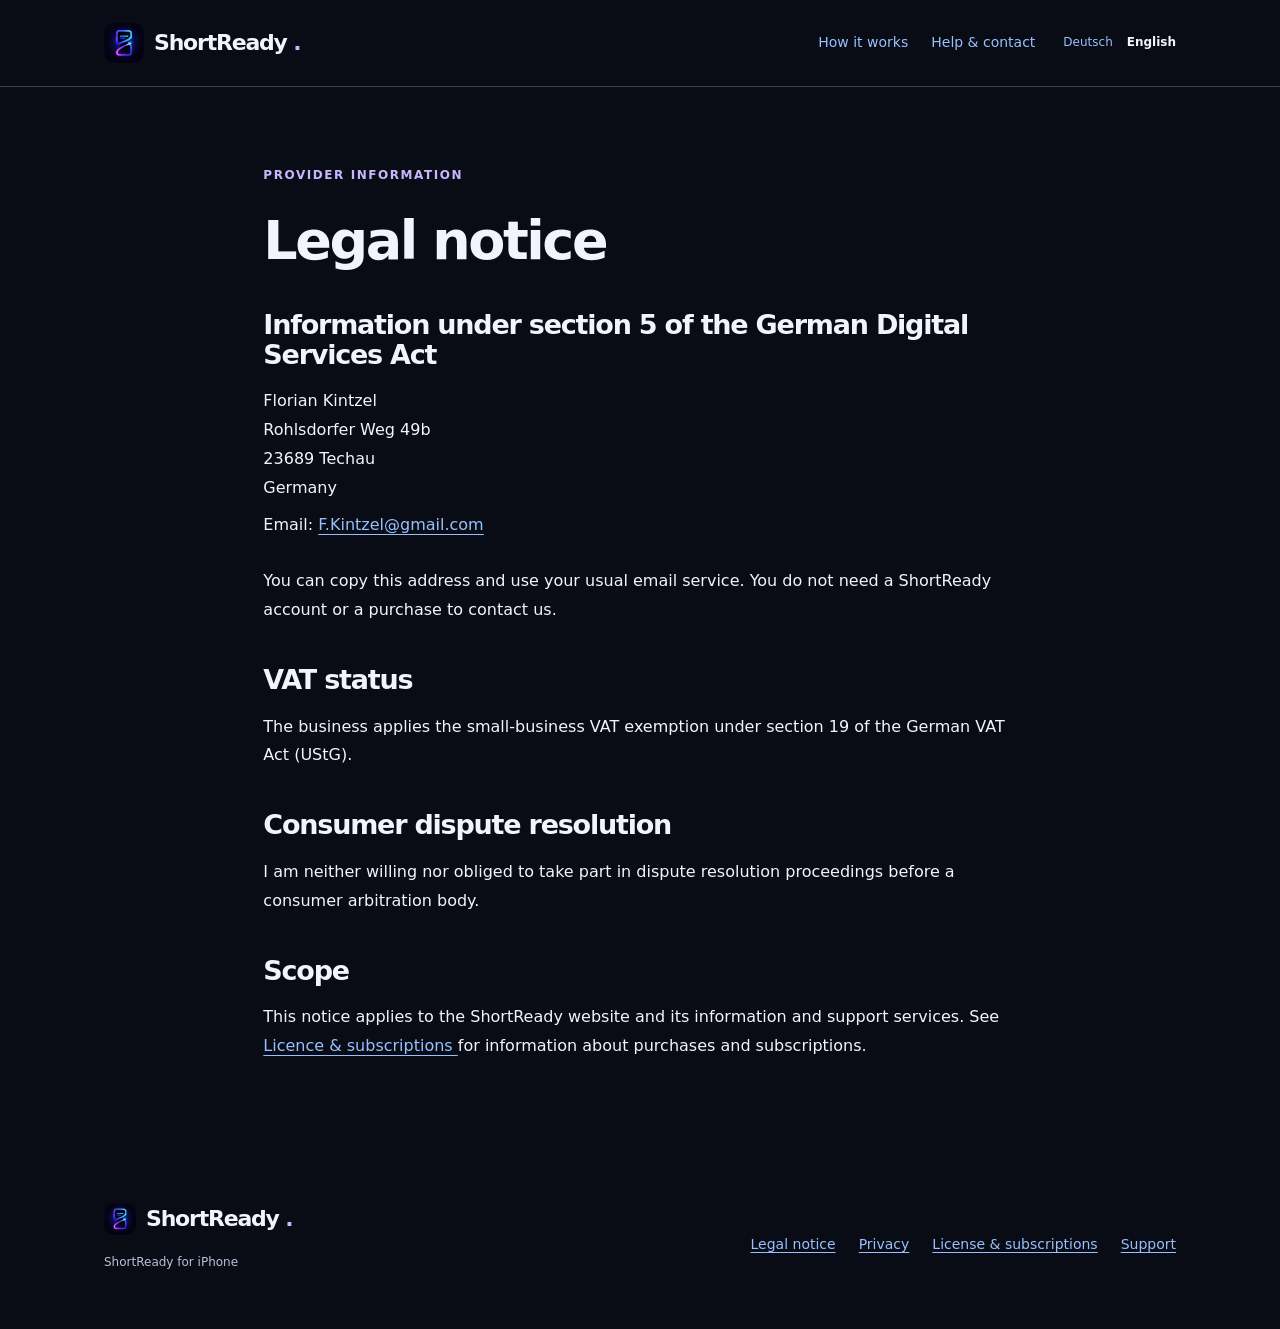
<file: impressum-en.html>
<!DOCTYPE html>
<html lang="en">
 <head>
  <meta charset="utf-8"/>
  <meta content="width=device-width,initial-scale=1" name="viewport"/>
  <meta content="dark" name="color-scheme"/>
  <meta content="Legal notice — ShortReady. Edit talking videos, style captions and use your finished files." name="description"/>
  <title>
   Legal notice · ShortReady
  </title>
  <link href="assets/shortready-icon.png" rel="icon" type="image/png"/>
  <link href="assets/site.css" rel="stylesheet"/>
  <link href="impressum.html" hreflang="de" rel="alternate"/>
  <link href="impressum-en.html" hreflang="en" rel="alternate"/>
  <link href="https://flinzel.github.io/shortready/impressum-en.html" rel="canonical"/>
  <link href="impressum.html" hreflang="x-default" rel="alternate"/>
 </head>
 <body>
  <a class="skip" href="#inhalt">
   Skip to content
  </a>
  <header class="header">
   <div class="wrap header-row">
    <a class="brand" href="index-en.html">
     <img alt="" decoding="async" height="40" src="assets/shortready-icon.png" width="40"/>
     <span>
      ShortReady
      <span class="brand-dot">
       .
      </span>
     </span>
    </a>
    <nav aria-label="Main navigation">
     <a href="index-en.html#ablauf">
      How it works
     </a>
     <a href="support-en.html">
      Help &amp; contact
     </a>
    </nav>
    <nav aria-label="Language" class="languages">
     <a href="impressum.html" hreflang="de" lang="de">
      Deutsch
     </a>
     <a aria-current="true" href="impressum-en.html" hreflang="en" lang="en">
      English
     </a>
    </nav>
   </div>
  </header>
  <main class="wrap document" id="inhalt">
   <div class="legal-content">
    <p class="eyebrow">
     Provider information
    </p>
    <h1>
     Legal notice
    </h1>
    <h2>
     Information under section 5 of the German Digital Services Act
    </h2>
    <address>
     Florian Kintzel
     <br/>
     Rohlsdorfer Weg 49b
     <br/>
     23689 Techau
     <br/>
     Germany
    </address>
    <p class="contact">
     Email:
     <a href="mailto:F.Kintzel@gmail.com">
      F.Kintzel@gmail.com
     </a>
    </p>
    <p>
     You can copy this address and use your usual email service. You do not need a ShortReady account or a purchase to contact us.
    </p>
    <h2>
     VAT status
    </h2>
    <p>
     The business applies the small-business VAT exemption under section 19 of the German VAT Act (UStG).
    </p>
    <h2>
     Consumer dispute resolution
    </h2>
    <p>
     I am neither willing nor obliged to take part in dispute resolution proceedings before a consumer arbitration body.
    </p>
    <h2>
     Scope
    </h2>
    <p>
     This notice applies to the ShortReady website and its information and support services. See
     <a href="nutzung-en.html">
      Licence &amp; subscriptions
     </a>
     for information about purchases and subscriptions.
    </p>
   </div>
  </main>
  <footer>
   <div class="wrap footer-row">
    <div>
     <a class="brand" href="index-en.html">
      <img alt="" decoding="async" height="32" src="assets/shortready-icon.png" width="32"/>
      <span>
       ShortReady
       <span class="brand-dot">
        .
       </span>
      </span>
     </a>
     <p>
      ShortReady for iPhone
     </p>
    </div>
    <nav aria-label="Legal and help">
     <a href="impressum-en.html">
      Legal notice
     </a>
     <a href="datenschutz-en.html">
      Privacy
     </a>
     <a href="nutzung-en.html">
      License &amp; subscriptions
     </a>
     <a href="support-en.html">
      Support
     </a>
    </nav>
   </div>
  </footer>
 </body>
</html>
</file>
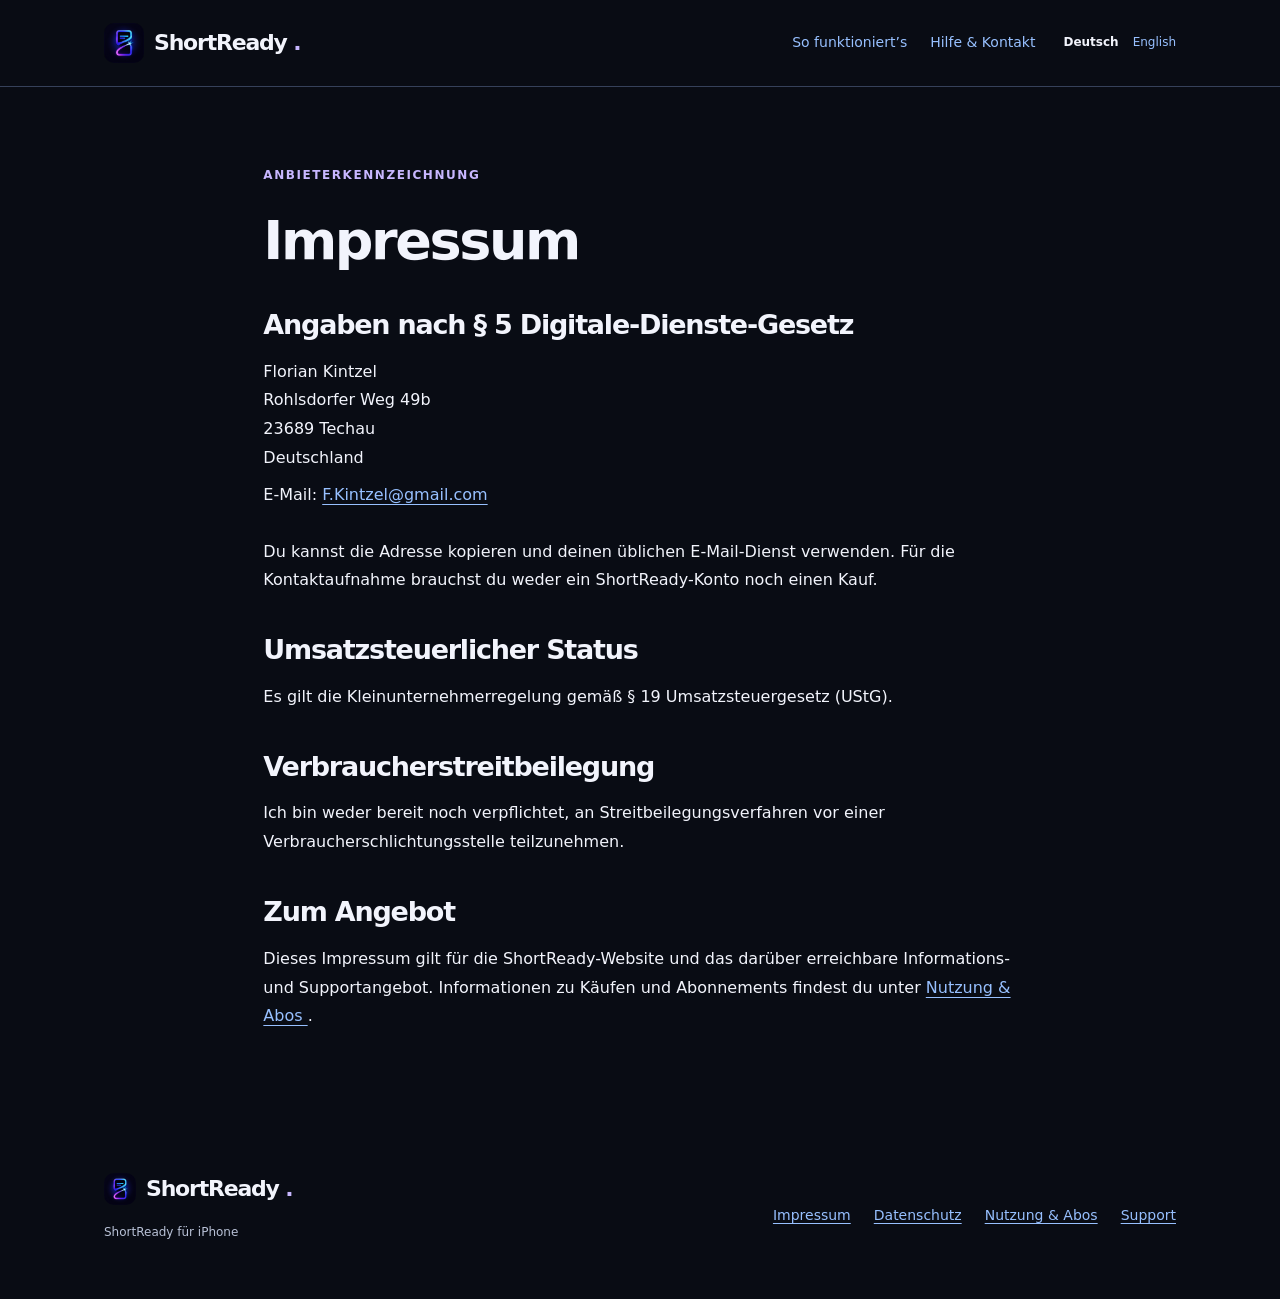
<file: impressum.html>
<!DOCTYPE html>
<html lang="de">
 <head>
  <meta charset="utf-8"/>
  <meta content="width=device-width,initial-scale=1" name="viewport"/>
  <meta content="dark" name="color-scheme"/>
  <meta content="Impressum — ShortReady. Sprechvideos bearbeiten, Untertitel gestalten, Dateien nutzen." name="description"/>
  <title>
   Impressum · ShortReady
  </title>
  <link href="assets/shortready-icon.png" rel="icon" type="image/png"/>
  <link href="assets/site.css" rel="stylesheet"/>
  <link href="impressum.html" hreflang="de" rel="alternate"/>
  <link href="impressum-en.html" hreflang="en" rel="alternate"/>
  <link href="https://flinzel.github.io/shortready/impressum.html" rel="canonical"/>
  <link href="impressum.html" hreflang="x-default" rel="alternate"/>
 </head>
 <body>
  <a class="skip" href="#inhalt">
   Zum Inhalt
  </a>
  <header class="header">
   <div class="wrap header-row">
    <a class="brand" href="index.html">
     <img alt="" decoding="async" height="40" src="assets/shortready-icon.png" width="40"/>
     <span>
      ShortReady
      <span class="brand-dot">
       .
      </span>
     </span>
    </a>
    <nav aria-label="Hauptnavigation">
     <a href="index.html#ablauf">
      So funktioniert’s
     </a>
     <a href="support.html">
      Hilfe &amp; Kontakt
     </a>
    </nav>
    <nav aria-label="Sprache" class="languages">
     <a aria-current="true" href="impressum.html" hreflang="de" lang="de">
      Deutsch
     </a>
     <a href="impressum-en.html" hreflang="en" lang="en">
      English
     </a>
    </nav>
   </div>
  </header>
  <main class="wrap document" id="inhalt">
   <div class="legal-content">
    <p class="eyebrow">
     Anbieterkennzeichnung
    </p>
    <h1>
     Impressum
    </h1>
    <h2>
     Angaben nach § 5 Digitale-Dienste-Gesetz
    </h2>
    <address>
     Florian Kintzel
     <br/>
     Rohlsdorfer Weg 49b
     <br/>
     23689 Techau
     <br/>
     Deutschland
    </address>
    <p class="contact">
     E-Mail:
     <a href="mailto:F.Kintzel@gmail.com">
      F.Kintzel@gmail.com
     </a>
    </p>
    <p>
     Du kannst die Adresse kopieren und deinen üblichen E-Mail-Dienst verwenden. Für die Kontaktaufnahme brauchst du weder ein ShortReady-Konto noch einen Kauf.
    </p>
    <h2>
     Umsatzsteuerlicher Status
    </h2>
    <p>
     Es gilt die Kleinunternehmerregelung gemäß § 19 Umsatzsteuergesetz (UStG).
    </p>
    <h2>
     Verbraucherstreitbeilegung
    </h2>
    <p>
     Ich bin weder bereit noch verpflichtet, an Streitbeilegungsverfahren vor einer Verbraucherschlichtungsstelle teilzunehmen.
    </p>
    <h2>
     Zum Angebot
    </h2>
    <p>
     Dieses Impressum gilt für die ShortReady-Website und das darüber erreichbare Informations- und Supportangebot. Informationen zu Käufen und Abonnements findest du unter
     <a href="nutzung.html">
      Nutzung &amp; Abos
     </a>
     .
    </p>
   </div>
  </main>
  <footer>
   <div class="wrap footer-row">
    <div>
     <a class="brand" href="index.html">
      <img alt="" decoding="async" height="32" src="assets/shortready-icon.png" width="32"/>
      <span>
       ShortReady
       <span class="brand-dot">
        .
       </span>
      </span>
     </a>
     <p>
      ShortReady für iPhone
     </p>
    </div>
    <nav aria-label="Recht und Hilfe">
     <a href="impressum.html">
      Impressum
     </a>
     <a href="datenschutz.html">
      Datenschutz
     </a>
     <a href="nutzung.html">
      Nutzung &amp; Abos
     </a>
     <a href="support.html">
      Support
     </a>
    </nav>
   </div>
  </footer>
 </body>
</html>
</file>
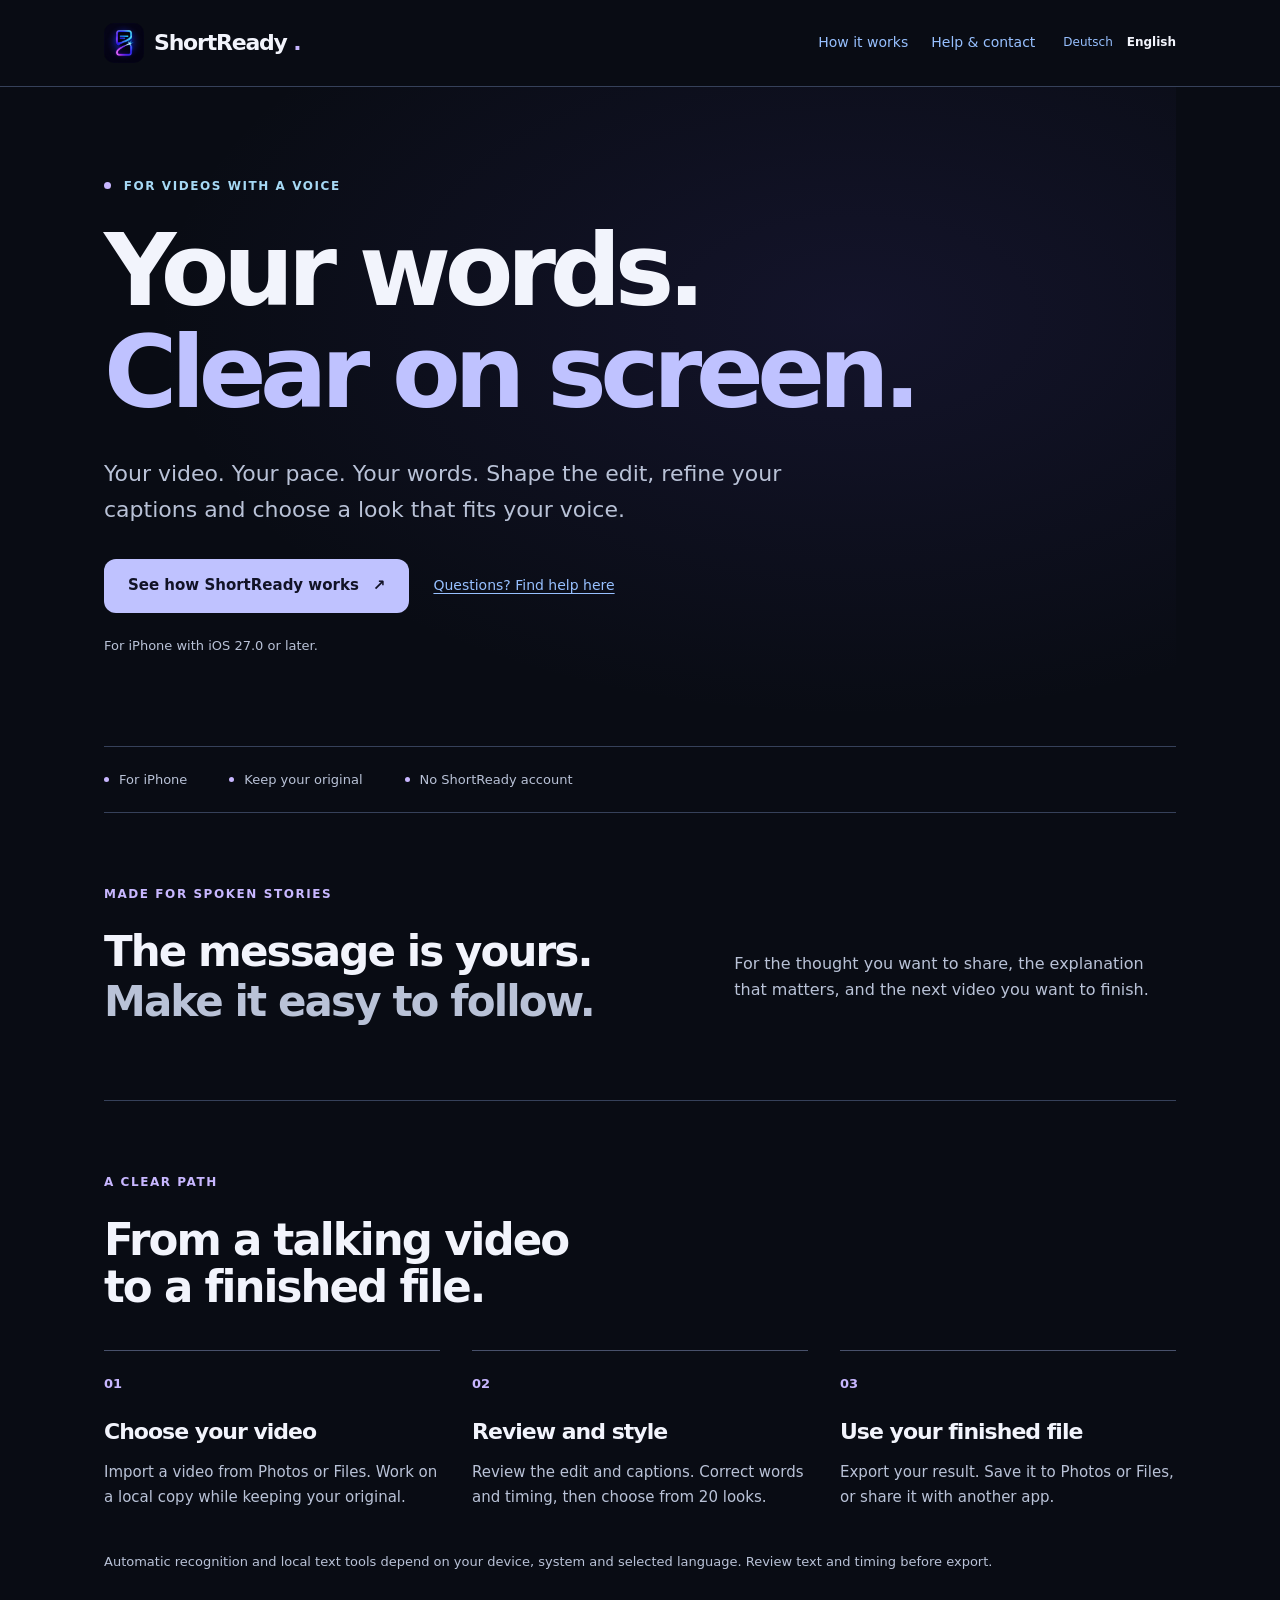
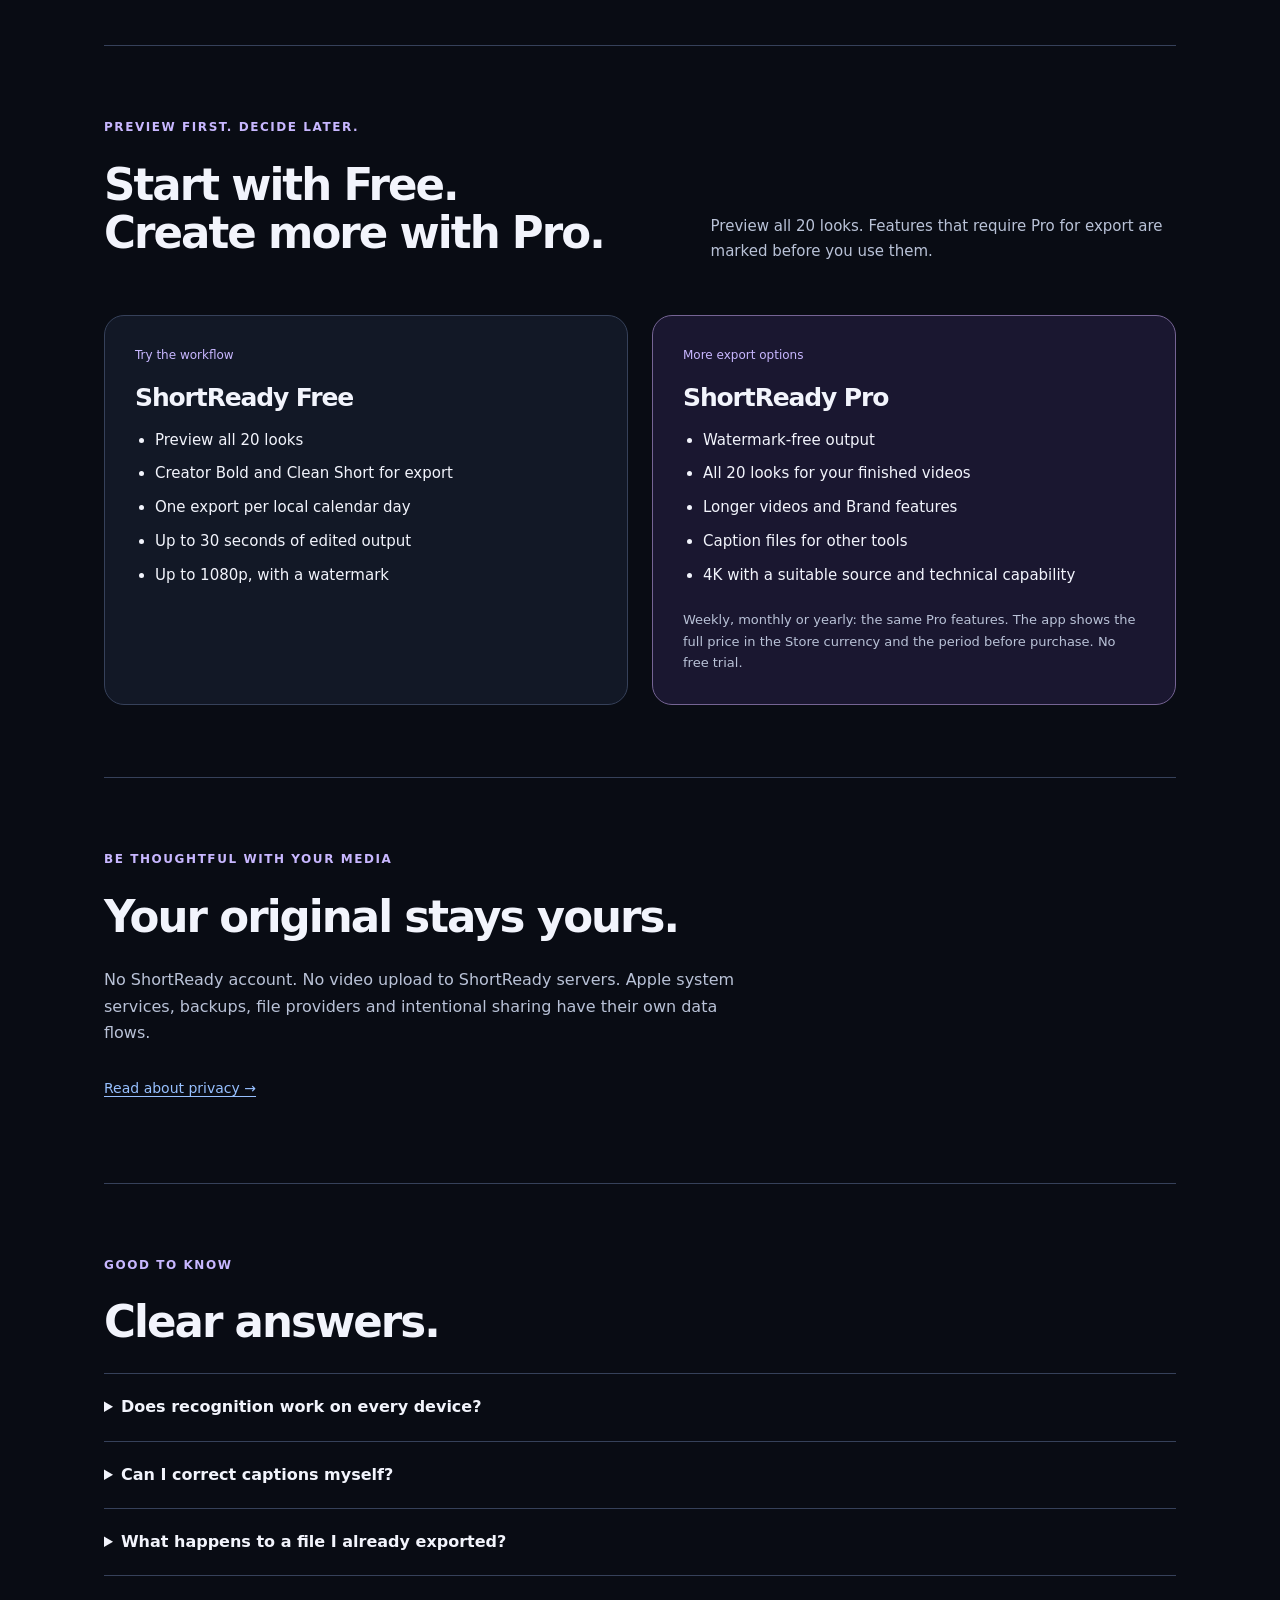
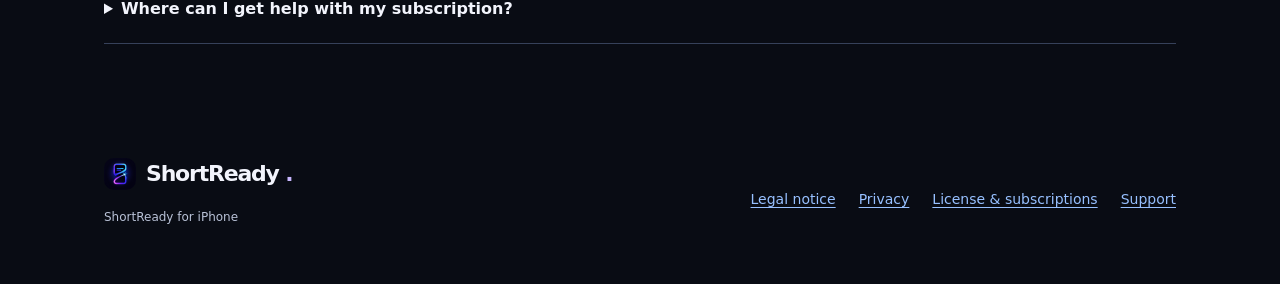
<file: index-en.html>
<!DOCTYPE html>
<html lang="en">
 <head>
  <meta charset="utf-8"/>
  <meta content="width=device-width,initial-scale=1" name="viewport"/>
  <meta content="dark" name="color-scheme"/>
  <meta content="Your words. Clear on screen. — ShortReady. Edit talking videos, style captions and use your finished files." name="description"/>
  <title>
   Your words. Clear on screen. · ShortReady
  </title>
  <link href="assets/shortready-icon.png" rel="icon" type="image/png"/>
  <link href="assets/site.css" rel="stylesheet"/>
  <link href="index.html" hreflang="de" rel="alternate"/>
  <link href="index-en.html" hreflang="en" rel="alternate"/>
  <meta content="website" property="og:type"/>
  <meta content="ShortReady — Your words. Clearly seen." property="og:title"/>
  <meta content="Edit spoken videos, refine captions and export your result." property="og:description"/>
  <link href="https://flinzel.github.io/shortready/index-en.html" rel="canonical"/>
  <link href="index.html" hreflang="x-default" rel="alternate"/>
 </head>
 <body>
  <a class="skip" href="#inhalt">
   Skip to content
  </a>
  <header class="header">
   <div class="wrap header-row">
    <a class="brand" href="index-en.html">
     <img alt="" decoding="async" height="40" src="assets/shortready-icon.png" width="40"/>
     <span>
      ShortReady
      <span class="brand-dot">
       .
      </span>
     </span>
    </a>
    <nav aria-label="Main navigation">
     <a href="index-en.html#ablauf">
      How it works
     </a>
     <a href="support-en.html">
      Help &amp; contact
     </a>
    </nav>
    <nav aria-label="Language" class="languages">
     <a href="index.html" hreflang="de" lang="de">
      Deutsch
     </a>
     <a aria-current="true" href="index-en.html" hreflang="en" lang="en">
      English
     </a>
    </nav>
   </div>
  </header>
  <main class="wrap home" id="inhalt">
   <section class="hero hero-editorial">
    <div class="hero-copy">
     <p class="eyebrow">
      <span class="dot">
      </span>
      For videos with a voice
     </p>
     <h1>
      Your words.
      <br/>
      <span>
       Clear on screen.
      </span>
     </h1>
     <p class="hero-lead">
      Your video. Your pace. Your words. Shape the edit, refine your captions and choose a look that fits your voice.
     </p>
     <div class="actions">
      <a class="button primary" href="#ablauf">
       See how ShortReady works
       <span aria-hidden="true">
        ↗
       </span>
      </a>
      <a class="text-link" href="support-en.html">
       Questions? Find help here
      </a>
     </div>
     <p class="availability">
      For iPhone with iOS 27.0 or later.
     </p>
    </div>
   </section>
   <section aria-label="At a glance" class="feature-strip">
    <span>
     For iPhone
    </span>
    <span>
     Keep your original
    </span>
    <span>
     No ShortReady account
    </span>
   </section>
   <section aria-label="Your video, your style" class="use-case">
    <p class="eyebrow">
     Made for spoken stories
    </p>
    <p class="statement">
     The message is yours.
     <br/>
     <span>
      Make it easy to follow.
     </span>
    </p>
    <p class="use-copy">
     For the thought you want to share, the explanation that matters, and the next video you want to finish.
    </p>
   </section>
   <section class="home-section" id="ablauf">
    <p class="eyebrow">
     A clear path
    </p>
    <h2>
     From a talking video
     <br/>
     to a finished file.
    </h2>
    <ol class="steps">
     <li>
      <span class="step-number">
       01
      </span>
      <h3>
       Choose your video
      </h3>
      <p>
       Import a video from Photos or Files. Work on a local copy while keeping your original.
      </p>
     </li>
     <li>
      <span class="step-number">
       02
      </span>
      <h3>
       Review and style
      </h3>
      <p>
       Review the edit and captions. Correct words and timing, then choose from 20 looks.
      </p>
     </li>
     <li>
      <span class="step-number">
       03
      </span>
      <h3>
       Use your finished file
      </h3>
      <p>
       Export your result. Save it to Photos or Files, or share it with another app.
      </p>
     </li>
    </ol>
    <p class="small-note">
     Automatic recognition and local text tools depend on your device, system and selected language. Review text and timing before export.
    </p>
   </section>
   <section class="home-section">
    <div class="section-heading">
     <div>
      <p class="eyebrow">
       Preview first. Decide later.
      </p>
      <h2>
       Start with Free.
       <br/>
       Create more with Pro.
      </h2>
     </div>
     <p>
      Preview all 20 looks. Features that require Pro for export are marked before you use them.
     </p>
    </div>
    <div class="plans">
     <article class="plan">
      <span class="plan-kicker">
       Try the workflow
      </span>
      <h3>
       ShortReady Free
      </h3>
      <ul>
       <li>
        Preview all 20 looks
       </li>
       <li>
        Creator Bold and Clean Short for export
       </li>
       <li>
        One export per local calendar day
       </li>
       <li>
        Up to 30 seconds of edited output
       </li>
       <li>
        Up to 1080p, with a watermark
       </li>
      </ul>
     </article>
     <article class="plan pro">
      <span class="plan-kicker">
       More export options
      </span>
      <h3>
       ShortReady Pro
      </h3>
      <ul>
       <li>
        Watermark-free output
       </li>
       <li>
        All 20 looks for your finished videos
       </li>
       <li>
        Longer videos and Brand features
       </li>
       <li>
        Caption files for other tools
       </li>
       <li>
        4K with a suitable source and technical capability
       </li>
      </ul>
      <p class="small-note">
       Weekly, monthly or yearly: the same Pro features. The app shows the full price in the Store currency and the period before purchase. No free trial.
      </p>
     </article>
    </div>
   </section>
   <section class="home-section privacy-callout">
    <p class="eyebrow">
     Be thoughtful with your media
    </p>
    <h2>
     Your original stays yours.
    </h2>
    <p>
     No ShortReady account. No video upload to ShortReady servers. Apple system services, backups, file providers and intentional sharing have their own data flows.
    </p>
    <a class="text-link" href="datenschutz-en.html#app">
     Read about privacy →
    </a>
   </section>
   <section class="home-section faq">
    <p class="eyebrow">
     Good to know
    </p>
    <h2>
     Clear answers.
    </h2>
    <details>
     <summary>
      Does recognition work on every device?
     </summary>
     <p>
      Speech recognition depends on your device, operating system and selected language. Review the recognised text and timing before exporting.
     </p>
    </details>
    <details>
     <summary>
      Can I correct captions myself?
     </summary>
     <p>
      Yes. In the editor, you can correct words and timing, split or move captions, and undo changes.
     </p>
    </details>
    <details>
     <summary>
      What happens to a file I already exported?
     </summary>
     <p>
      A new export does not overwrite your existing file. While that file is still available in the app, you can watch, save or share it again. Export files are kept there temporarily. Save important results to Photos or Files.
     </p>
    </details>
    <details>
     <summary>
      Where can I get help with my subscription?
     </summary>
     <p>
      The
      <a href="support-en.html#abos">
       support page
      </a>
      explains restore and subscription management. You can also contact us about a technical issue without an account or purchase.
     </p>
    </details>
   </section>
  </main>
  <footer>
   <div class="wrap footer-row">
    <div>
     <a class="brand" href="index-en.html">
      <img alt="" decoding="async" height="32" src="assets/shortready-icon.png" width="32"/>
      <span>
       ShortReady
       <span class="brand-dot">
        .
       </span>
      </span>
     </a>
     <p>
      ShortReady for iPhone
     </p>
    </div>
    <nav aria-label="Legal and help">
     <a href="impressum-en.html">
      Legal notice
     </a>
     <a href="datenschutz-en.html">
      Privacy
     </a>
     <a href="nutzung-en.html">
      License &amp; subscriptions
     </a>
     <a href="support-en.html">
      Support
     </a>
    </nav>
   </div>
  </footer>
 </body>
</html>
</file>
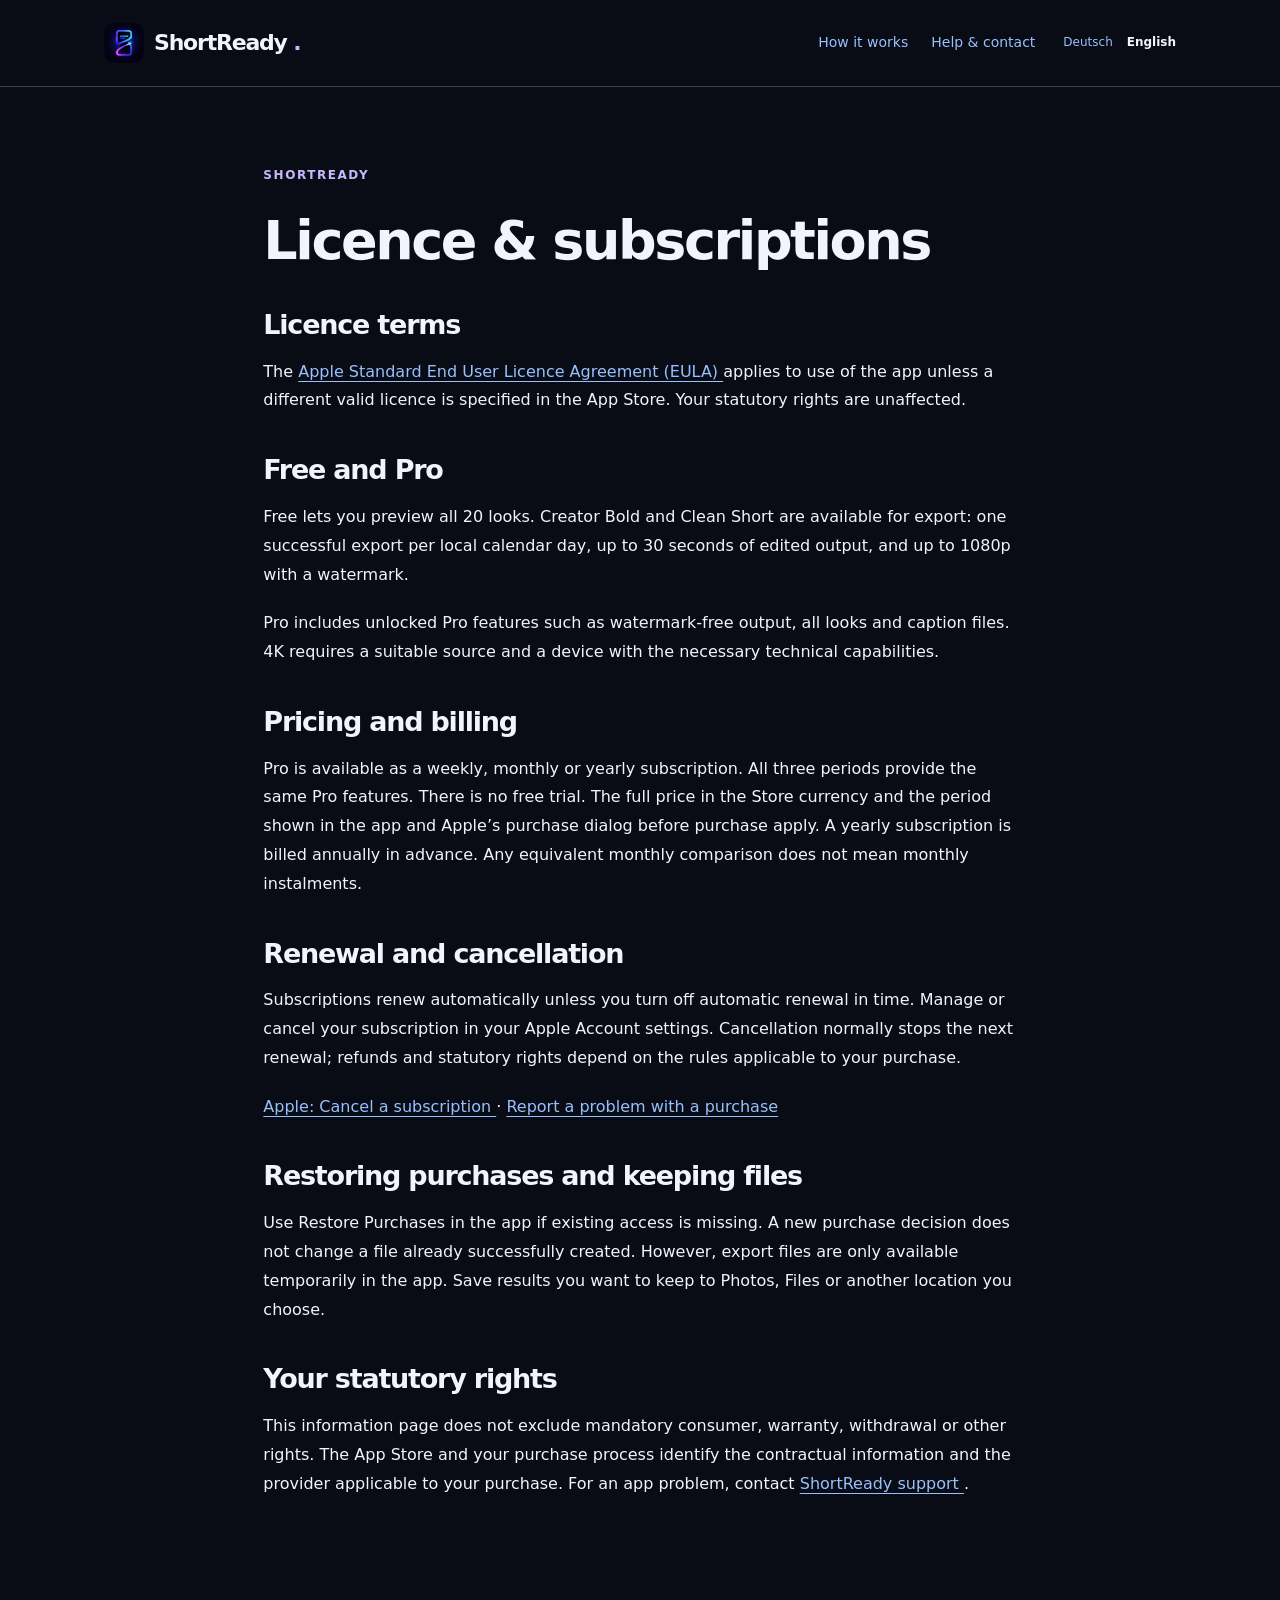
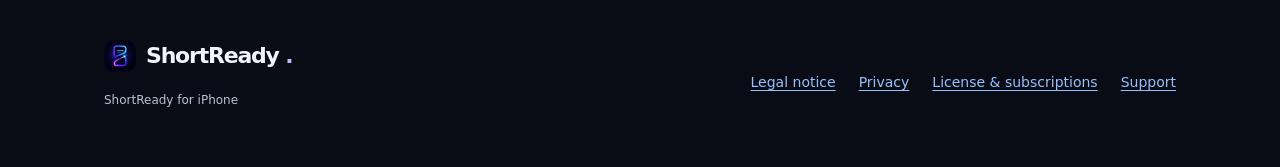
<file: nutzung-en.html>
<!DOCTYPE html>
<html lang="en">
 <head>
  <meta charset="utf-8"/>
  <meta content="width=device-width,initial-scale=1" name="viewport"/>
  <meta content="dark" name="color-scheme"/>
  <meta content="License &amp; subscriptions — ShortReady. Edit talking videos, style captions and use your finished files." name="description"/>
  <title>
   License &amp; subscriptions · ShortReady
  </title>
  <link href="assets/shortready-icon.png" rel="icon" type="image/png"/>
  <link href="assets/site.css" rel="stylesheet"/>
  <link href="nutzung.html" hreflang="de" rel="alternate"/>
  <link href="nutzung-en.html" hreflang="en" rel="alternate"/>
  <link href="https://flinzel.github.io/shortready/nutzung-en.html" rel="canonical"/>
  <link href="nutzung.html" hreflang="x-default" rel="alternate"/>
 </head>
 <body>
  <a class="skip" href="#inhalt">
   Skip to content
  </a>
  <header class="header">
   <div class="wrap header-row">
    <a class="brand" href="index-en.html">
     <img alt="" decoding="async" height="40" src="assets/shortready-icon.png" width="40"/>
     <span>
      ShortReady
      <span class="brand-dot">
       .
      </span>
     </span>
    </a>
    <nav aria-label="Main navigation">
     <a href="index-en.html#ablauf">
      How it works
     </a>
     <a href="support-en.html">
      Help &amp; contact
     </a>
    </nav>
    <nav aria-label="Language" class="languages">
     <a href="nutzung.html" hreflang="de" lang="de">
      Deutsch
     </a>
     <a aria-current="true" href="nutzung-en.html" hreflang="en" lang="en">
      English
     </a>
    </nav>
   </div>
  </header>
  <main class="wrap document" id="inhalt">
   <div class="legal-content">
    <p class="eyebrow">
     ShortReady
    </p>
    <h1>
     Licence &amp; subscriptions
    </h1>
    <h2>
     Licence terms
    </h2>
    <p>
     The
     <a href="https://www.apple.com/legal/internet-services/itunes/dev/stdeula/">
      Apple Standard End User Licence Agreement (EULA)
     </a>
     applies to use of the app unless a different valid licence is specified in the App Store. Your statutory rights are unaffected.
    </p>
    <h2>
     Free and Pro
    </h2>
    <p>
     Free lets you preview all 20 looks. Creator Bold and Clean Short are available for export: one successful export per local calendar day, up to 30 seconds of edited output, and up to 1080p with a watermark.
    </p>
    <p>
     Pro includes unlocked Pro features such as watermark-free output, all looks and caption files. 4K requires a suitable source and a device with the necessary technical capabilities.
    </p>
    <h2>
     Pricing and billing
    </h2>
    <p>
     Pro is available as a weekly, monthly or yearly subscription. All three periods provide the same Pro features. There is no free trial. The full price in the Store currency and the period shown in the app and Apple’s purchase dialog before purchase apply. A yearly subscription is billed annually in advance. Any equivalent monthly comparison does not mean monthly instalments.
    </p>
    <h2>
     Renewal and cancellation
    </h2>
    <p>
     Subscriptions renew automatically unless you turn off automatic renewal in time. Manage or cancel your subscription in your Apple Account settings. Cancellation normally stops the next renewal; refunds and statutory rights depend on the rules applicable to your purchase.
    </p>
    <p>
     <a href="https://support.apple.com/en-us/118428">
      Apple: Cancel a subscription
     </a>
     ·
     <a href="https://reportaproblem.apple.com/">
      Report a problem with a purchase
     </a>
    </p>
    <h2>
     Restoring purchases and keeping files
    </h2>
    <p>
     Use Restore Purchases in the app if existing access is missing. A new purchase decision does not change a file already successfully created. However, export files are only available temporarily in the app. Save results you want to keep to Photos, Files or another location you choose.
    </p>
    <h2>
     Your statutory rights
    </h2>
    <p>
     This information page does not exclude mandatory consumer, warranty, withdrawal or other rights. The App Store and your purchase process identify the contractual information and the provider applicable to your purchase. For an app problem, contact
     <a href="support-en.html">
      ShortReady support
     </a>
     .
    </p>
   </div>
  </main>
  <footer>
   <div class="wrap footer-row">
    <div>
     <a class="brand" href="index-en.html">
      <img alt="" decoding="async" height="32" src="assets/shortready-icon.png" width="32"/>
      <span>
       ShortReady
       <span class="brand-dot">
        .
       </span>
      </span>
     </a>
     <p>
      ShortReady for iPhone
     </p>
    </div>
    <nav aria-label="Legal and help">
     <a href="impressum-en.html">
      Legal notice
     </a>
     <a href="datenschutz-en.html">
      Privacy
     </a>
     <a href="nutzung-en.html">
      License &amp; subscriptions
     </a>
     <a href="support-en.html">
      Support
     </a>
    </nav>
   </div>
  </footer>
 </body>
</html>
</file>
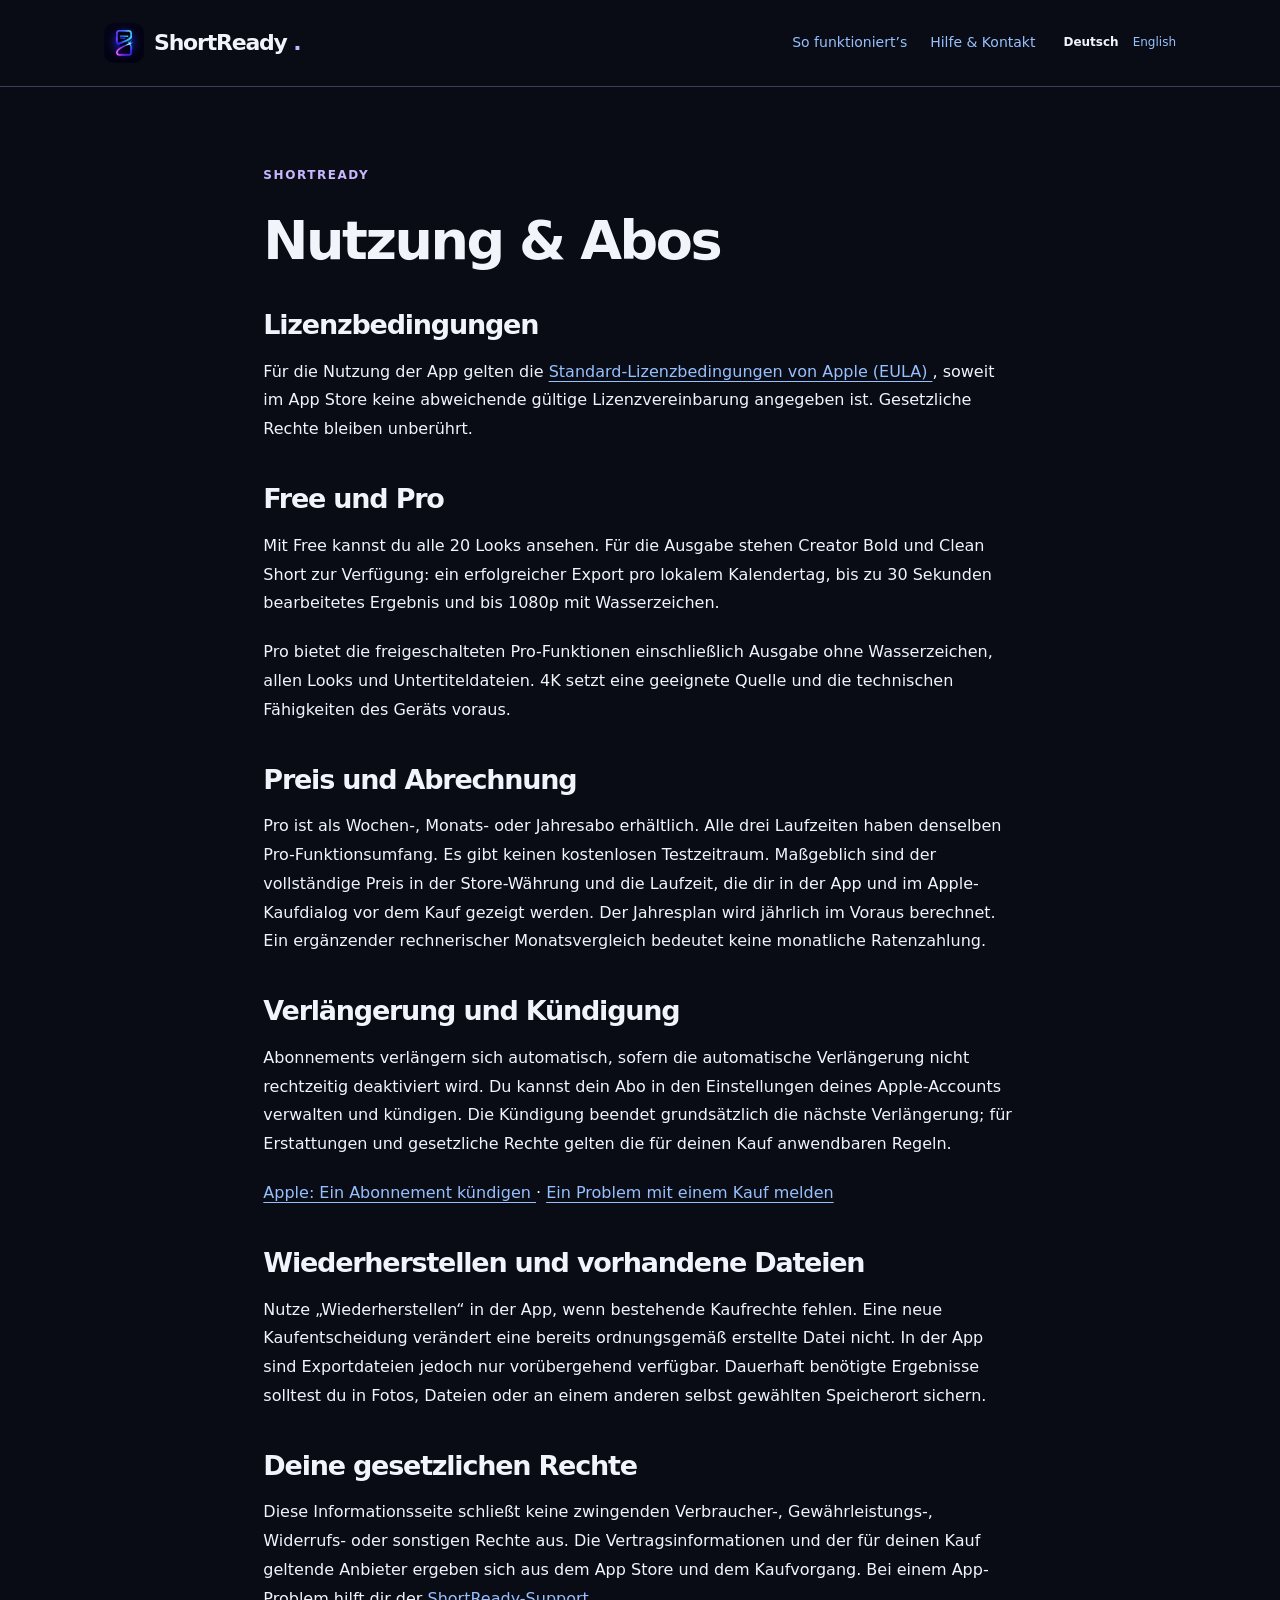
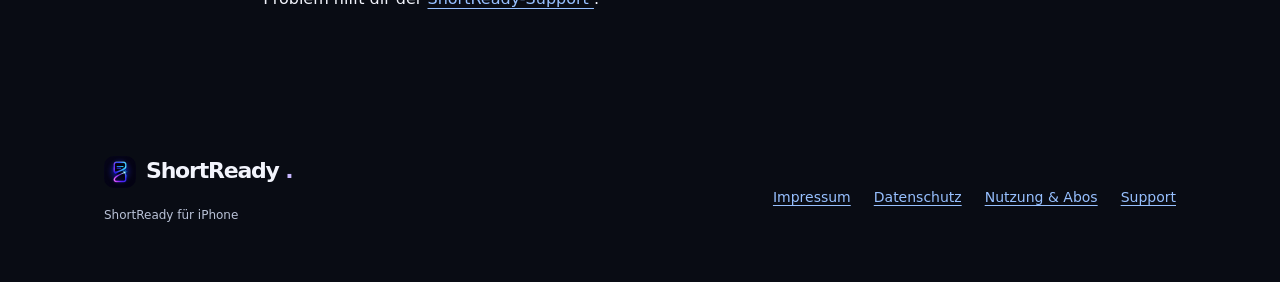
<file: nutzung.html>
<!DOCTYPE html>
<html lang="de">
 <head>
  <meta charset="utf-8"/>
  <meta content="width=device-width,initial-scale=1" name="viewport"/>
  <meta content="dark" name="color-scheme"/>
  <meta content="Nutzung &amp; Abos — ShortReady. Sprechvideos bearbeiten, Untertitel gestalten, Dateien nutzen." name="description"/>
  <title>
   Nutzung &amp; Abos · ShortReady
  </title>
  <link href="assets/shortready-icon.png" rel="icon" type="image/png"/>
  <link href="assets/site.css" rel="stylesheet"/>
  <link href="nutzung.html" hreflang="de" rel="alternate"/>
  <link href="nutzung-en.html" hreflang="en" rel="alternate"/>
  <link href="https://flinzel.github.io/shortready/nutzung.html" rel="canonical"/>
  <link href="nutzung.html" hreflang="x-default" rel="alternate"/>
 </head>
 <body>
  <a class="skip" href="#inhalt">
   Zum Inhalt
  </a>
  <header class="header">
   <div class="wrap header-row">
    <a class="brand" href="index.html">
     <img alt="" decoding="async" height="40" src="assets/shortready-icon.png" width="40"/>
     <span>
      ShortReady
      <span class="brand-dot">
       .
      </span>
     </span>
    </a>
    <nav aria-label="Hauptnavigation">
     <a href="index.html#ablauf">
      So funktioniert’s
     </a>
     <a href="support.html">
      Hilfe &amp; Kontakt
     </a>
    </nav>
    <nav aria-label="Sprache" class="languages">
     <a aria-current="true" href="nutzung.html" hreflang="de" lang="de">
      Deutsch
     </a>
     <a href="nutzung-en.html" hreflang="en" lang="en">
      English
     </a>
    </nav>
   </div>
  </header>
  <main class="wrap document" id="inhalt">
   <div class="legal-content">
    <p class="eyebrow">
     ShortReady
    </p>
    <h1>
     Nutzung &amp; Abos
    </h1>
    <h2>
     Lizenzbedingungen
    </h2>
    <p>
     Für die Nutzung der App gelten die
     <a href="https://www.apple.com/legal/internet-services/itunes/dev/stdeula/">
      Standard-Lizenzbedingungen von Apple (EULA)
     </a>
     , soweit im App Store keine abweichende gültige Lizenzvereinbarung angegeben ist. Gesetzliche Rechte bleiben unberührt.
    </p>
    <h2>
     Free und Pro
    </h2>
    <p>
     Mit Free kannst du alle 20 Looks ansehen. Für die Ausgabe stehen Creator Bold und Clean Short zur Verfügung: ein erfolgreicher Export pro lokalem Kalendertag, bis zu 30 Sekunden bearbeitetes Ergebnis und bis 1080p mit Wasserzeichen.
    </p>
    <p>
     Pro bietet die freigeschalteten Pro-Funktionen einschließlich Ausgabe ohne Wasserzeichen, allen Looks und Untertiteldateien. 4K setzt eine geeignete Quelle und die technischen Fähigkeiten des Geräts voraus.
    </p>
    <h2>
     Preis und Abrechnung
    </h2>
    <p>
     Pro ist als Wochen-, Monats- oder Jahresabo erhältlich. Alle drei Laufzeiten haben denselben Pro-Funktionsumfang. Es gibt keinen kostenlosen Testzeitraum. Maßgeblich sind der vollständige Preis in der Store-Währung und die Laufzeit, die dir in der App und im Apple-Kaufdialog vor dem Kauf gezeigt werden. Der Jahresplan wird jährlich im Voraus berechnet. Ein ergänzender rechnerischer Monatsvergleich bedeutet keine monatliche Ratenzahlung.
    </p>
    <h2>
     Verlängerung und Kündigung
    </h2>
    <p>
     Abonnements verlängern sich automatisch, sofern die automatische Verlängerung nicht rechtzeitig deaktiviert wird. Du kannst dein Abo in den Einstellungen deines Apple-Accounts verwalten und kündigen. Die Kündigung beendet grundsätzlich die nächste Verlängerung; für Erstattungen und gesetzliche Rechte gelten die für deinen Kauf anwendbaren Regeln.
    </p>
    <p>
     <a href="https://support.apple.com/de-de/118428">
      Apple: Ein Abonnement kündigen
     </a>
     ·
     <a href="https://reportaproblem.apple.com/">
      Ein Problem mit einem Kauf melden
     </a>
    </p>
    <h2>
     Wiederherstellen und vorhandene Dateien
    </h2>
    <p>
     Nutze „Wiederherstellen“ in der App, wenn bestehende Kaufrechte fehlen. Eine neue Kaufentscheidung verändert eine bereits ordnungsgemäß erstellte Datei nicht. In der App sind Exportdateien jedoch nur vorübergehend verfügbar. Dauerhaft benötigte Ergebnisse solltest du in Fotos, Dateien oder an einem anderen selbst gewählten Speicherort sichern.
    </p>
    <h2>
     Deine gesetzlichen Rechte
    </h2>
    <p>
     Diese Informationsseite schließt keine zwingenden Verbraucher-, Gewährleistungs-, Widerrufs- oder sonstigen Rechte aus. Die Vertragsinformationen und der für deinen Kauf geltende Anbieter ergeben sich aus dem App Store und dem Kaufvorgang. Bei einem App-Problem hilft dir der
     <a href="support.html">
      ShortReady-Support
     </a>
     .
    </p>
   </div>
  </main>
  <footer>
   <div class="wrap footer-row">
    <div>
     <a class="brand" href="index.html">
      <img alt="" decoding="async" height="32" src="assets/shortready-icon.png" width="32"/>
      <span>
       ShortReady
       <span class="brand-dot">
        .
       </span>
      </span>
     </a>
     <p>
      ShortReady für iPhone
     </p>
    </div>
    <nav aria-label="Recht und Hilfe">
     <a href="impressum.html">
      Impressum
     </a>
     <a href="datenschutz.html">
      Datenschutz
     </a>
     <a href="nutzung.html">
      Nutzung &amp; Abos
     </a>
     <a href="support.html">
      Support
     </a>
    </nav>
   </div>
  </footer>
 </body>
</html>
</file>
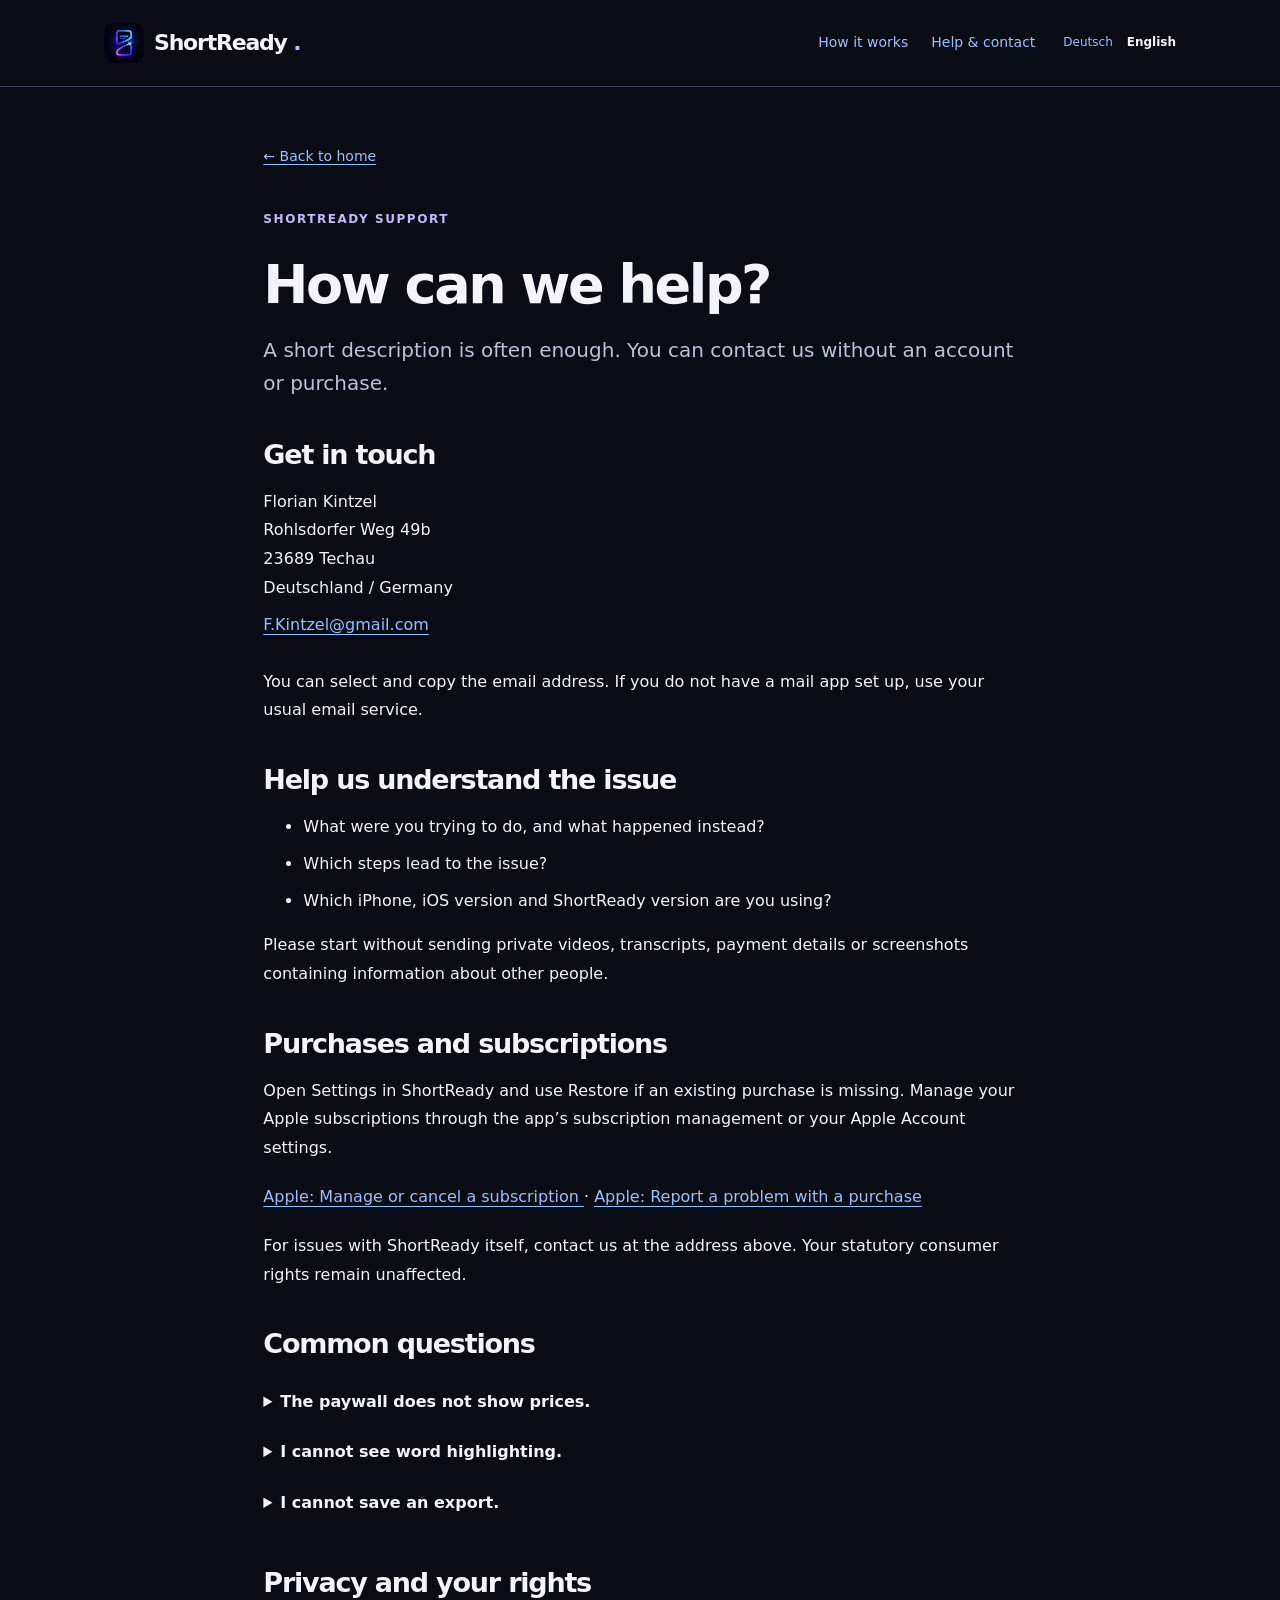
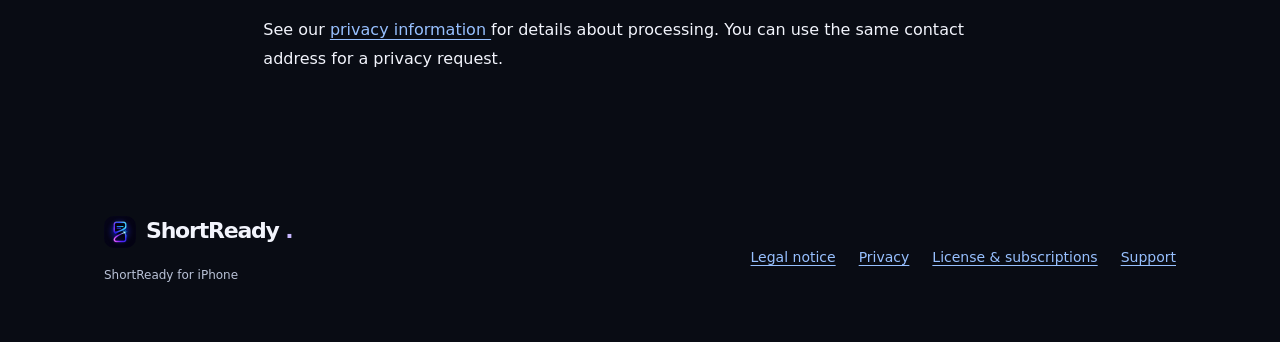
<file: support-en.html>
<!DOCTYPE html>
<html lang="en">
 <head>
  <meta charset="utf-8"/>
  <meta content="width=device-width,initial-scale=1" name="viewport"/>
  <meta content="dark" name="color-scheme"/>
  <meta content="Help &amp; contact — ShortReady. Edit talking videos, style captions and use your finished files." name="description"/>
  <title>
   Help &amp; contact · ShortReady
  </title>
  <link href="assets/shortready-icon.png" rel="icon" type="image/png"/>
  <link href="assets/site.css" rel="stylesheet"/>
  <link href="support.html" hreflang="de" rel="alternate"/>
  <link href="support-en.html" hreflang="en" rel="alternate"/>
  <link href="https://flinzel.github.io/shortready/support-en.html" rel="canonical"/>
  <link href="support.html" hreflang="x-default" rel="alternate"/>
 </head>
 <body>
  <a class="skip" href="#inhalt">
   Skip to content
  </a>
  <header class="header">
   <div class="wrap header-row">
    <a class="brand" href="index-en.html">
     <img alt="" decoding="async" height="40" src="assets/shortready-icon.png" width="40"/>
     <span>
      ShortReady
      <span class="brand-dot">
       .
      </span>
     </span>
    </a>
    <nav aria-label="Main navigation">
     <a href="index-en.html#ablauf">
      How it works
     </a>
     <a href="support-en.html">
      Help &amp; contact
     </a>
    </nav>
    <nav aria-label="Language" class="languages">
     <a href="support.html" hreflang="de" lang="de">
      Deutsch
     </a>
     <a aria-current="true" href="support-en.html" hreflang="en" lang="en">
      English
     </a>
    </nav>
   </div>
  </header>
  <main class="wrap document" id="inhalt">
   <div class="legal-content">
    <a class="back" href="index-en.html">
     ← Back to home
    </a>
    <p class="eyebrow">
     ShortReady Support
    </p>
    <h1>
     How can we help?
    </h1>
    <p class="intro">
     A short description is often enough. You can contact us without an account or purchase.
    </p>
    <section>
     <h2>
      Get in touch
     </h2>
     <address>
      Florian Kintzel
      <br/>
      Rohlsdorfer Weg 49b
      <br/>
      23689 Techau
      <br/>
      Deutschland / Germany
     </address>
     <p class="email">
      <a href="mailto:F.Kintzel@gmail.com">
       F.Kintzel@gmail.com
      </a>
     </p>
     <p>
      You can select and copy the email address. If you do not have a mail app set up, use your usual email service.
     </p>
    </section>
    <section>
     <h2>
      Help us understand the issue
     </h2>
     <ul>
      <li>
       What were you trying to do, and what happened instead?
      </li>
      <li>
       Which steps lead to the issue?
      </li>
      <li>
       Which iPhone, iOS version and ShortReady version are you using?
      </li>
     </ul>
     <p>
      Please start without sending private videos, transcripts, payment details or screenshots containing information about other people.
     </p>
    </section>
    <section id="abos">
     <h2>
      Purchases and subscriptions
     </h2>
     <p>
      Open Settings in ShortReady and use Restore if an existing purchase is missing. Manage your Apple subscriptions through the app’s subscription management or your Apple Account settings.
     </p>
     <p>
      <a href="https://support.apple.com/en-us/118428">
       Apple: Manage or cancel a subscription
      </a>
      ·
      <a href="https://reportaproblem.apple.com/">
       Apple: Report a problem with a purchase
      </a>
     </p>
     <p>
      For issues with ShortReady itself, contact us at the address above. Your statutory consumer rights remain unaffected.
     </p>
    </section>
    <section>
     <h2>
      Common questions
     </h2>
     <details>
      <summary>
       The paywall does not show prices.
      </summary>
      <p>
       Check your connection and use the paywall’s retry action. Missing prices are not replaced with estimates. Existing rights and saved files are handled separately. Tell us the status you see and your app version.
      </p>
     </details>
     <details>
      <summary>
       I cannot see word highlighting.
      </summary>
      <p>
       Manual colour emphasis differs from highlighting the word currently being spoken. Active word highlighting needs valid word timings and a suitable setting in the selected look. Editing the text can invalidate existing timings. Check the look and the status shown in the app.
      </p>
     </details>
     <details>
      <summary>
       I cannot save an export.
      </summary>
      <p>
       Check free storage and access to Photos or your selected file provider. If your export is still available in the app, try saving or sharing it again first. Export files are kept temporarily; save important results outside the app.
      </p>
     </details>
    </section>
    <section>
     <h2>
      Privacy and your rights
     </h2>
     <p>
      See our
      <a href="datenschutz-en.html">
       privacy information
      </a>
      for details about processing. You can use the same contact address for a privacy request.
     </p>
    </section>
   </div>
  </main>
  <footer>
   <div class="wrap footer-row">
    <div>
     <a class="brand" href="index-en.html">
      <img alt="" decoding="async" height="32" src="assets/shortready-icon.png" width="32"/>
      <span>
       ShortReady
       <span class="brand-dot">
        .
       </span>
      </span>
     </a>
     <p>
      ShortReady for iPhone
     </p>
    </div>
    <nav aria-label="Legal and help">
     <a href="impressum-en.html">
      Legal notice
     </a>
     <a href="datenschutz-en.html">
      Privacy
     </a>
     <a href="nutzung-en.html">
      License &amp; subscriptions
     </a>
     <a href="support-en.html">
      Support
     </a>
    </nav>
   </div>
  </footer>
 </body>
</html>
</file>
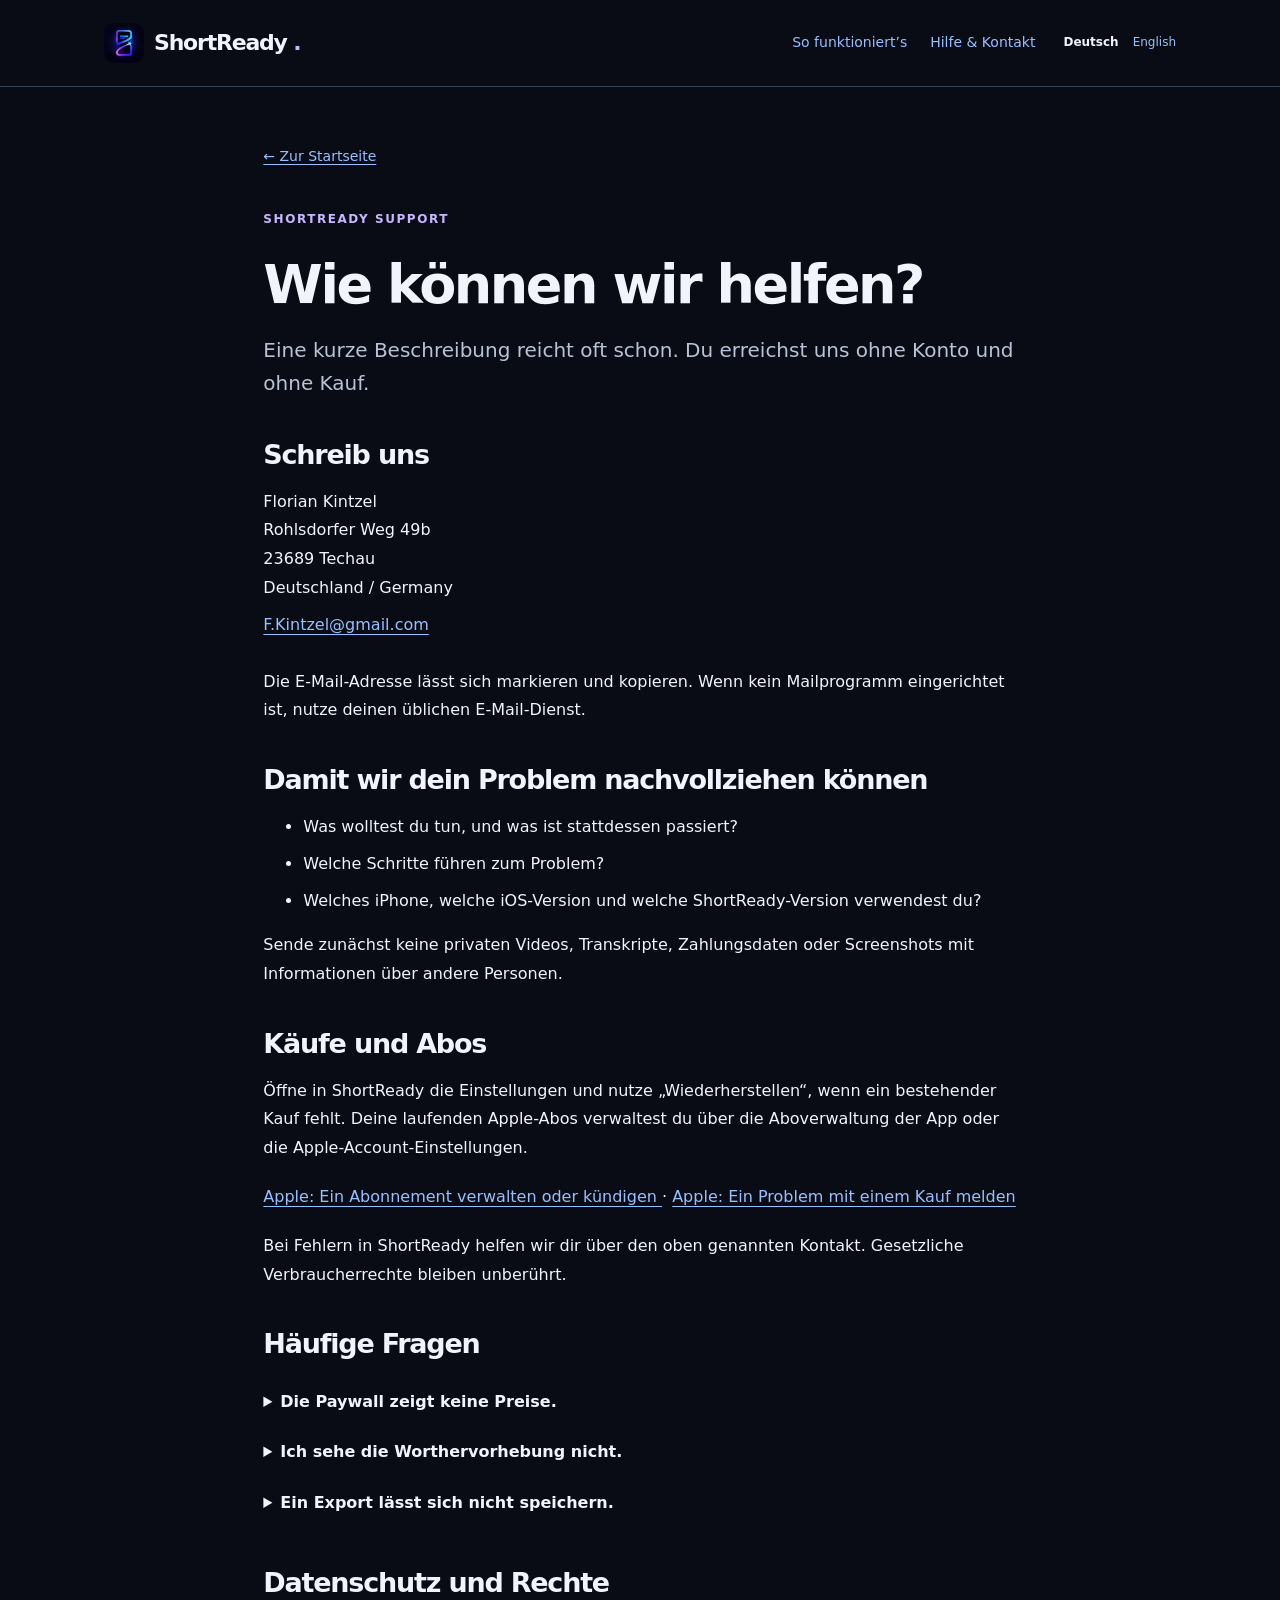
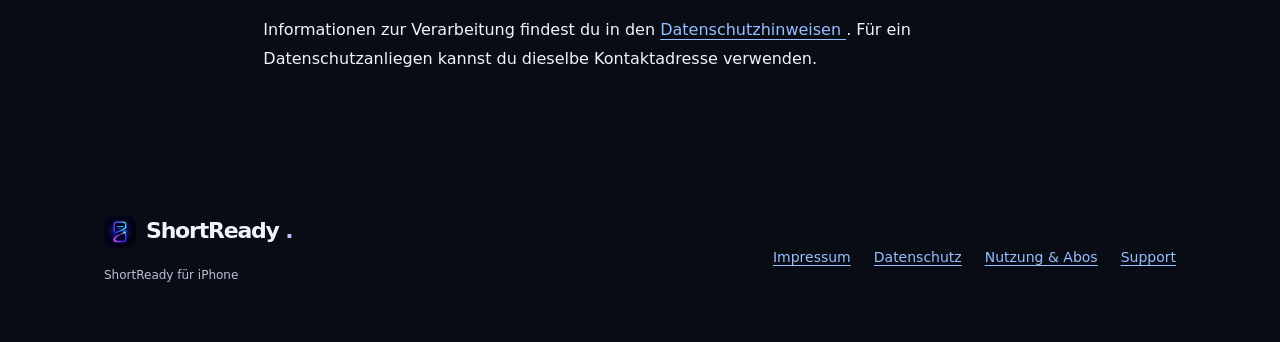
<file: support.html>
<!DOCTYPE html>
<html lang="de">
 <head>
  <meta charset="utf-8"/>
  <meta content="width=device-width,initial-scale=1" name="viewport"/>
  <meta content="dark" name="color-scheme"/>
  <meta content="Hilfe &amp; Kontakt — ShortReady. Sprechvideos bearbeiten, Untertitel gestalten, Dateien nutzen." name="description"/>
  <title>
   Hilfe &amp; Kontakt · ShortReady
  </title>
  <link href="assets/shortready-icon.png" rel="icon" type="image/png"/>
  <link href="assets/site.css" rel="stylesheet"/>
  <link href="support.html" hreflang="de" rel="alternate"/>
  <link href="support-en.html" hreflang="en" rel="alternate"/>
  <link href="https://flinzel.github.io/shortready/support.html" rel="canonical"/>
  <link href="support.html" hreflang="x-default" rel="alternate"/>
 </head>
 <body>
  <a class="skip" href="#inhalt">
   Zum Inhalt
  </a>
  <header class="header">
   <div class="wrap header-row">
    <a class="brand" href="index.html">
     <img alt="" decoding="async" height="40" src="assets/shortready-icon.png" width="40"/>
     <span>
      ShortReady
      <span class="brand-dot">
       .
      </span>
     </span>
    </a>
    <nav aria-label="Hauptnavigation">
     <a href="index.html#ablauf">
      So funktioniert’s
     </a>
     <a href="support.html">
      Hilfe &amp; Kontakt
     </a>
    </nav>
    <nav aria-label="Sprache" class="languages">
     <a aria-current="true" href="support.html" hreflang="de" lang="de">
      Deutsch
     </a>
     <a href="support-en.html" hreflang="en" lang="en">
      English
     </a>
    </nav>
   </div>
  </header>
  <main class="wrap document" id="inhalt">
   <div class="legal-content">
    <a class="back" href="index.html">
     ← Zur Startseite
    </a>
    <p class="eyebrow">
     ShortReady Support
    </p>
    <h1>
     Wie können wir helfen?
    </h1>
    <p class="intro">
     Eine kurze Beschreibung reicht oft schon. Du erreichst uns ohne Konto und ohne Kauf.
    </p>
    <section>
     <h2>
      Schreib uns
     </h2>
     <address>
      Florian Kintzel
      <br/>
      Rohlsdorfer Weg 49b
      <br/>
      23689 Techau
      <br/>
      Deutschland / Germany
     </address>
     <p class="email">
      <a href="mailto:F.Kintzel@gmail.com">
       F.Kintzel@gmail.com
      </a>
     </p>
     <p>
      Die E-Mail-Adresse lässt sich markieren und kopieren. Wenn kein Mailprogramm eingerichtet ist, nutze deinen üblichen E-Mail-Dienst.
     </p>
    </section>
    <section>
     <h2>
      Damit wir dein Problem nachvollziehen können
     </h2>
     <ul>
      <li>
       Was wolltest du tun, und was ist stattdessen passiert?
      </li>
      <li>
       Welche Schritte führen zum Problem?
      </li>
      <li>
       Welches iPhone, welche iOS-Version und welche ShortReady-Version verwendest du?
      </li>
     </ul>
     <p>
      Sende zunächst keine privaten Videos, Transkripte, Zahlungsdaten oder Screenshots mit Informationen über andere Personen.
     </p>
    </section>
    <section id="abos">
     <h2>
      Käufe und Abos
     </h2>
     <p>
      Öffne in ShortReady die Einstellungen und nutze „Wiederherstellen“, wenn ein bestehender Kauf fehlt. Deine laufenden Apple-Abos verwaltest du über die Aboverwaltung der App oder die Apple-Account-Einstellungen.
     </p>
     <p>
      <a href="https://support.apple.com/de-de/118428">
       Apple: Ein Abonnement verwalten oder kündigen
      </a>
      ·
      <a href="https://reportaproblem.apple.com/">
       Apple: Ein Problem mit einem Kauf melden
      </a>
     </p>
     <p>
      Bei Fehlern in ShortReady helfen wir dir über den oben genannten Kontakt. Gesetzliche Verbraucherrechte bleiben unberührt.
     </p>
    </section>
    <section>
     <h2>
      Häufige Fragen
     </h2>
     <details>
      <summary>
       Die Paywall zeigt keine Preise.
      </summary>
      <p>
       Prüfe deine Verbindung und verwende die erneute Ladefunktion in der Paywall. Ein fehlender Preis wird nicht durch einen geschätzten Preis ersetzt. Bestehende Rechte und vorhandene Dateien bleiben davon getrennt. Melde uns den gezeigten Status und die Appversion.
      </p>
     </details>
     <details>
      <summary>
       Ich sehe die Worthervorhebung nicht.
      </summary>
      <p>
       Eine manuelle Farbmarkierung ist etwas anderes als die Hervorhebung des gerade gesprochenen Wortes. Für die aktive Worthervorhebung werden gültige Wortzeiten und eine passende Einstellung im gewählten Look benötigt. Nach Textänderungen können vorhandene Wortzeiten ungültig werden. Prüfe deshalb den Look und den angezeigten Status.
      </p>
     </details>
     <details>
      <summary>
       Ein Export lässt sich nicht speichern.
      </summary>
      <p>
       Prüfe den freien Speicher und die Freigabe für Fotos beziehungsweise den gewählten Dateianbieter. Ist deine Exportdatei noch in der App verfügbar, versuche zunächst erneut, sie zu sichern oder zu teilen. Exportdateien werden nur vorübergehend aufbewahrt; sichere wichtige Ergebnisse außerhalb der App.
      </p>
     </details>
    </section>
    <section>
     <h2>
      Datenschutz und Rechte
     </h2>
     <p>
      Informationen zur Verarbeitung findest du in den
      <a href="datenschutz.html">
       Datenschutzhinweisen
      </a>
      . Für ein Datenschutzanliegen kannst du dieselbe Kontaktadresse verwenden.
     </p>
    </section>
   </div>
  </main>
  <footer>
   <div class="wrap footer-row">
    <div>
     <a class="brand" href="index.html">
      <img alt="" decoding="async" height="32" src="assets/shortready-icon.png" width="32"/>
      <span>
       ShortReady
       <span class="brand-dot">
        .
       </span>
      </span>
     </a>
     <p>
      ShortReady für iPhone
     </p>
    </div>
    <nav aria-label="Recht und Hilfe">
     <a href="impressum.html">
      Impressum
     </a>
     <a href="datenschutz.html">
      Datenschutz
     </a>
     <a href="nutzung.html">
      Nutzung &amp; Abos
     </a>
     <a href="support.html">
      Support
     </a>
    </nav>
   </div>
  </footer>
 </body>
</html>
</file>
<file: assets/site.css>
:root{color-scheme:dark;--bg:#090c14;--surface:#121826;--ink:#f2f4fc;--muted:#b9c2d7;--blue:#97c0ff;--violet:#c8b7ff;--line:#36415a;--max:1200px}*{box-sizing:border-box}html{scroll-padding-top:24px}body{margin:0;background:var(--bg);color:var(--ink);font:400 16px/1.65 system-ui,-apple-system,BlinkMacSystemFont,"Segoe UI",sans-serif}img{display:block;max-width:100%;height:auto}a{color:var(--blue);text-underline-offset:.22em}a:hover{color:#fff}a:focus-visible,summary:focus-visible{outline:3px solid var(--violet);outline-offset:5px;border-radius:4px}.wrap{width:min(100%,var(--max));margin-inline:auto;padding-inline:clamp(22px,5vw,64px)}.skip{position:absolute;top:-120px;left:20px;z-index:10;background:#f2f4fc;color:#090c14;padding:12px 18px;border-radius:8px}.skip:focus{top:12px}.review-note{font-size:12px;color:#ded6f4;background:#1b1729;border-bottom:1px solid #4a3d64;padding-block:9px}.header{border-bottom:1px solid var(--line)}.header-row{display:flex;align-items:center;gap:28px;flex-wrap:wrap;padding-block:21px}.brand{display:inline-flex;align-items:center;gap:10px;font-size:22px;font-weight:760;letter-spacing:-.055em;text-decoration:none;color:var(--ink);min-height:44px}.brand img{flex:none;border-radius:10px}.brand-dot{color:var(--violet)}nav{display:flex;gap:6px 23px;flex-wrap:wrap}nav a{min-height:44px;display:inline-flex;align-items:center;font-size:14px}.header nav{margin-left:auto}.header .languages{margin-left:0;gap:14px}.languages a{font-size:12px}.languages [aria-current]{color:var(--ink);font-weight:700;text-decoration-thickness:2px}.hero{display:grid;grid-template-columns:1.15fr 1fr;align-items:center;gap:clamp(30px,5vw,80px);padding-block:clamp(48px,7vw,96px)}h1,h2,h3{line-height:1.1;letter-spacing:-.045em;overflow-wrap:break-word}h1{font-size:clamp(40px,5.9vw,76px);font-weight:760;margin:0 0 25px}h1 span{color:var(--violet)}h2{font-size:clamp(28px,3.4vw,44px);font-weight:720;margin:0 0 26px}h3{font-size:22px;margin:0 0 16px;font-weight:680}p{margin:0 0 20px}.eyebrow{font-size:12px;font-weight:700;letter-spacing:.13em;text-transform:uppercase;color:var(--violet);margin-bottom:24px}.dot{display:inline-block;width:7px;height:7px;border-radius:50%;background:var(--violet);margin:0 7px 1px 0}.hero-lead{font-size:19px;line-height:1.65;color:var(--muted);max-width:45ch}.actions{display:flex;flex-wrap:wrap;align-items:center;gap:18px 24px;margin-top:28px}.button{display:inline-flex;align-items:center;justify-content:center;gap:14px;min-height:52px;padding:12px 19px;border-radius:12px;text-decoration:none;font-size:15px;font-weight:700;max-width:100%}.primary{background:#c8b7ff;color:#141023}.primary:hover{background:#e1d7ff;color:#141023}.text-link{font-size:14px;display:inline-flex;min-height:44px;align-items:center}.availability{font-size:12px;color:var(--muted);margin:22px 0 0;max-width:58ch}.feature-strip{display:flex;flex-wrap:wrap;gap:12px 28px;padding-block:22px;border-block:1px solid var(--line);font-size:13px;color:var(--muted)}.feature-strip span{display:flex;gap:10px;align-items:center}.feature-strip span:before{content:"";width:5px;height:5px;border-radius:50%;background:var(--violet)}.home-section{padding-block:72px;border-bottom:1px solid var(--line)}.steps{padding:0;list-style:none;display:grid;grid-template-columns:repeat(3,minmax(0,1fr));gap:32px;margin:38px 0 20px}.step-number{display:block;color:var(--violet);font-size:13px;font-weight:700;margin-bottom:25px}.steps p,.section-heading>p{color:var(--muted);font-size:15px}.small-note{font-size:13px;color:var(--muted);line-height:1.65;margin:22px 0 0}.section-heading{display:grid;grid-template-columns:1.2fr 1fr;gap:48px;align-items:end}.plans{display:grid;grid-template-columns:repeat(2,minmax(0,1fr));gap:24px;margin-top:32px}.plan{padding:30px;background:var(--surface);border:1px solid var(--line);border-radius:20px}.plan.pro{border-color:#756494;background:#1a1730}.plan-kicker{display:block;font-size:12px;color:var(--violet);margin-bottom:18px}.plan h3{font-size:25px}.plan ul{padding-left:20px;font-size:15px}.plan li{margin-bottom:9px}.privacy-callout p:not(.eyebrow){max-width:62ch;color:var(--muted)}.faq details{border-top:1px solid var(--line);padding-block:8px}.faq details:last-child{border-bottom:1px solid var(--line)}summary{min-height:48px;padding-block:12px;cursor:pointer;font-weight:650}details p{max-width:72ch;color:var(--muted);margin-top:10px}.document{padding-block:48px 80px}.legal-content{max-width:74ch;margin-inline:auto;overflow-wrap:anywhere}.legal-content h1{font-size:clamp(36px,5vw,54px);margin-block:20px}.legal-content h2{font-size:27px;margin:40px 0 18px}.legal-content h3{font-size:21px;margin:28px 0 14px}.legal-content p,.legal-content li{line-height:1.8}.legal-content li{margin-bottom:8px}.legal-content .eyebrow{margin-top:30px}.legal-content .intro{font-size:20px;color:var(--muted);line-height:1.65}.note{padding:18px 22px;background:var(--surface);border-left:3px solid var(--violet);border-radius:0 10px 10px 0}.toc{padding:16px 22px;border:1px solid var(--line);border-radius:12px;display:block}.toc a{display:block;min-height:44px;padding-block:8px}.back{display:inline-flex;min-height:44px;align-items:center;font-size:14px}address{font-style:normal;line-height:1.8}.email,.contact{overflow-wrap:anywhere}.email a,.contact a{display:inline-block;min-height:44px;padding-block:8px}footer{padding-block:36px}footer .footer-row{display:flex;justify-content:space-between;gap:25px;flex-wrap:wrap}footer nav{max-width:460px}footer p{font-size:12px;color:var(--muted);margin-top:10px}small{font-size:13px}@media(max-width:960px){.header-row{gap:14px 24px}.hero{grid-template-columns:1fr 1fr;gap:30px}.brand-art{padding:25px;min-height:365px}.art-caption{margin-top:52px;font-size:36px}.header nav{margin-left:auto}.header .languages{margin-left:auto}.section-heading{gap:30px}}@media(max-width:720px){.hero{grid-template-columns:1fr;padding-block:42px;gap:38px}.hero-copy{max-width:560px}.hero h1{font-size:clamp(40px,8.7vw,60px)}.brand-art{max-width:460px;width:100%;min-height:350px;margin-inline:auto}.art-caption{margin-top:45px;font-size:41px}.header .header-row{gap:12px 18px;padding-block:16px}.header nav{margin-left:0}.header .languages{margin-left:auto}.header-row>.brand{flex-basis:100%}.home-section{padding-block:45px}.steps,.plans,.section-heading{grid-template-columns:1fr;gap:24px}.steps{margin-top:30px}.step-number{margin-bottom:12px}.steps li{padding-bottom:10px}.plan{padding:25px}.section-heading>p{margin-bottom:0}.section-heading h2{margin-bottom:0}.footer-row{display:block}footer nav{margin-top:15px}.feature-strip{gap:12px 22px}}@media(max-width:380px){.header .languages{margin-left:0}.header nav{gap:5px 16px}.hero h1{font-size:39px}.button{font-size:14px}.brand-art{padding:22px;min-height:325px}.art-caption{font-size:36px}.hero-lead{font-size:18px}}@media(prefers-reduced-motion:reduce){*,*:before,*:after{scroll-behavior:auto!important;animation:none!important;transition:none!important}}@media(prefers-contrast:more){:root{--muted:#dce3f4;--line:#8b9bb5}}@media print{body{background:white;color:black}.review-note,.header,.skip,.back{display:none}.wrap{padding:0}.legal-content{max-width:none}.note{background:white}.document{padding:0}a{color:#111}.brand-art{box-shadow:none}footer{border-top:1px solid #777}}

/* Editorial homepage: actual app imagery will be added after final release captures. */
.hero-editorial{display:block;position:relative;padding-block:clamp(58px,7vw,96px);isolation:isolate}
.hero-editorial:before{content:"";position:absolute;inset:0;pointer-events:none;z-index:-1;background:radial-gradient(ellipse at 70% 35%,#5444b524,transparent 66%)}
.hero-editorial .hero-copy{max-width:980px}
.hero-editorial h1{font-size:clamp(48px,8.2vw,100px);line-height:1.02;letter-spacing:-.065em;margin-bottom:32px}
.hero-editorial h1 span{color:#bfc2ff}
.hero-editorial .eyebrow{color:#a6d9f5}
.hero-editorial .hero-lead{font-size:clamp(18px,2vw,22px);max-width:51ch;line-height:1.6}
.hero-editorial .actions{margin-top:32px}
.hero-editorial .availability{font-size:13px}
.primary{background:#bfc2ff;color:#121327}
.primary:hover{background:#dbdcff;color:#121327}
.use-case{padding-block:clamp(42px,6vw,72px);display:grid;grid-template-columns:1.3fr 1fr;column-gap:56px;border-bottom:1px solid var(--line);align-items:center}
.use-case .eyebrow{grid-column:1/-1;margin-bottom:22px}
.statement{font-size:clamp(27px,3.5vw,42px);font-weight:680;letter-spacing:-.045em;line-height:1.2;margin:0}
.statement span{color:var(--muted)}
.use-copy{font-size:16px;color:var(--muted);margin:0;max-width:42ch}
.steps li{border-top:1px solid #48516b;padding-top:22px}
.feature-strip{gap:15px 42px;font-weight:500}
.hero-editorial .button{min-height:54px;padding-inline:24px}
.header nav a{text-decoration:none}
.header nav a:hover{text-decoration:underline}
.home-section:last-child{border-bottom:0}
.summary-link{min-height:44px}
@media(max-width:720px){.hero-editorial{padding-block:54px 50px}.hero-editorial .hero-copy{max-width:none}.hero-editorial h1{font-size:clamp(45px,10.8vw,76px);margin-bottom:24px}.use-case{grid-template-columns:1fr;gap:20px}.use-case .eyebrow{margin:0}.use-copy{max-width:52ch}.hero-editorial .actions{gap:10px 22px}.feature-strip{gap:12px 20px}}
@media(max-width:380px){.hero-editorial h1{font-size:43px}.hero-editorial .button{width:100%;padding-inline:12px}.hero-editorial .actions{align-items:flex-start}.hero-editorial .eyebrow{font-size:11px;letter-spacing:.09em}}
@media print{.hero-editorial:before{display:none}.hero-editorial h1 span{color:black}.statement span{color:#333}}
/* Keep language controls alongside the brand on small screens. */
@media(max-width:720px){.header .header-row{display:grid;grid-template-columns:minmax(0,1fr) auto;gap:8px 14px}.header-row>.brand{grid-column:1;grid-row:1;font-size:20px;gap:8px}.header-row>.brand img{width:32px;height:32px}.header .header-row>nav:not(.languages){grid-column:1/-1;grid-row:2;margin:0;gap:20px}.header .languages{grid-column:2;grid-row:1;gap:12px;margin:0}.header .languages a{font-size:11px}.hero-editorial{padding-top:42px}}
@media(max-width:380px){.header-row>.brand{font-size:18px;gap:7px}.header-row>.brand img{width:28px;height:28px}.header .header-row{column-gap:10px}.header .languages{gap:9px}.header .header-row>nav:not(.languages){gap:16px}}
</file>
